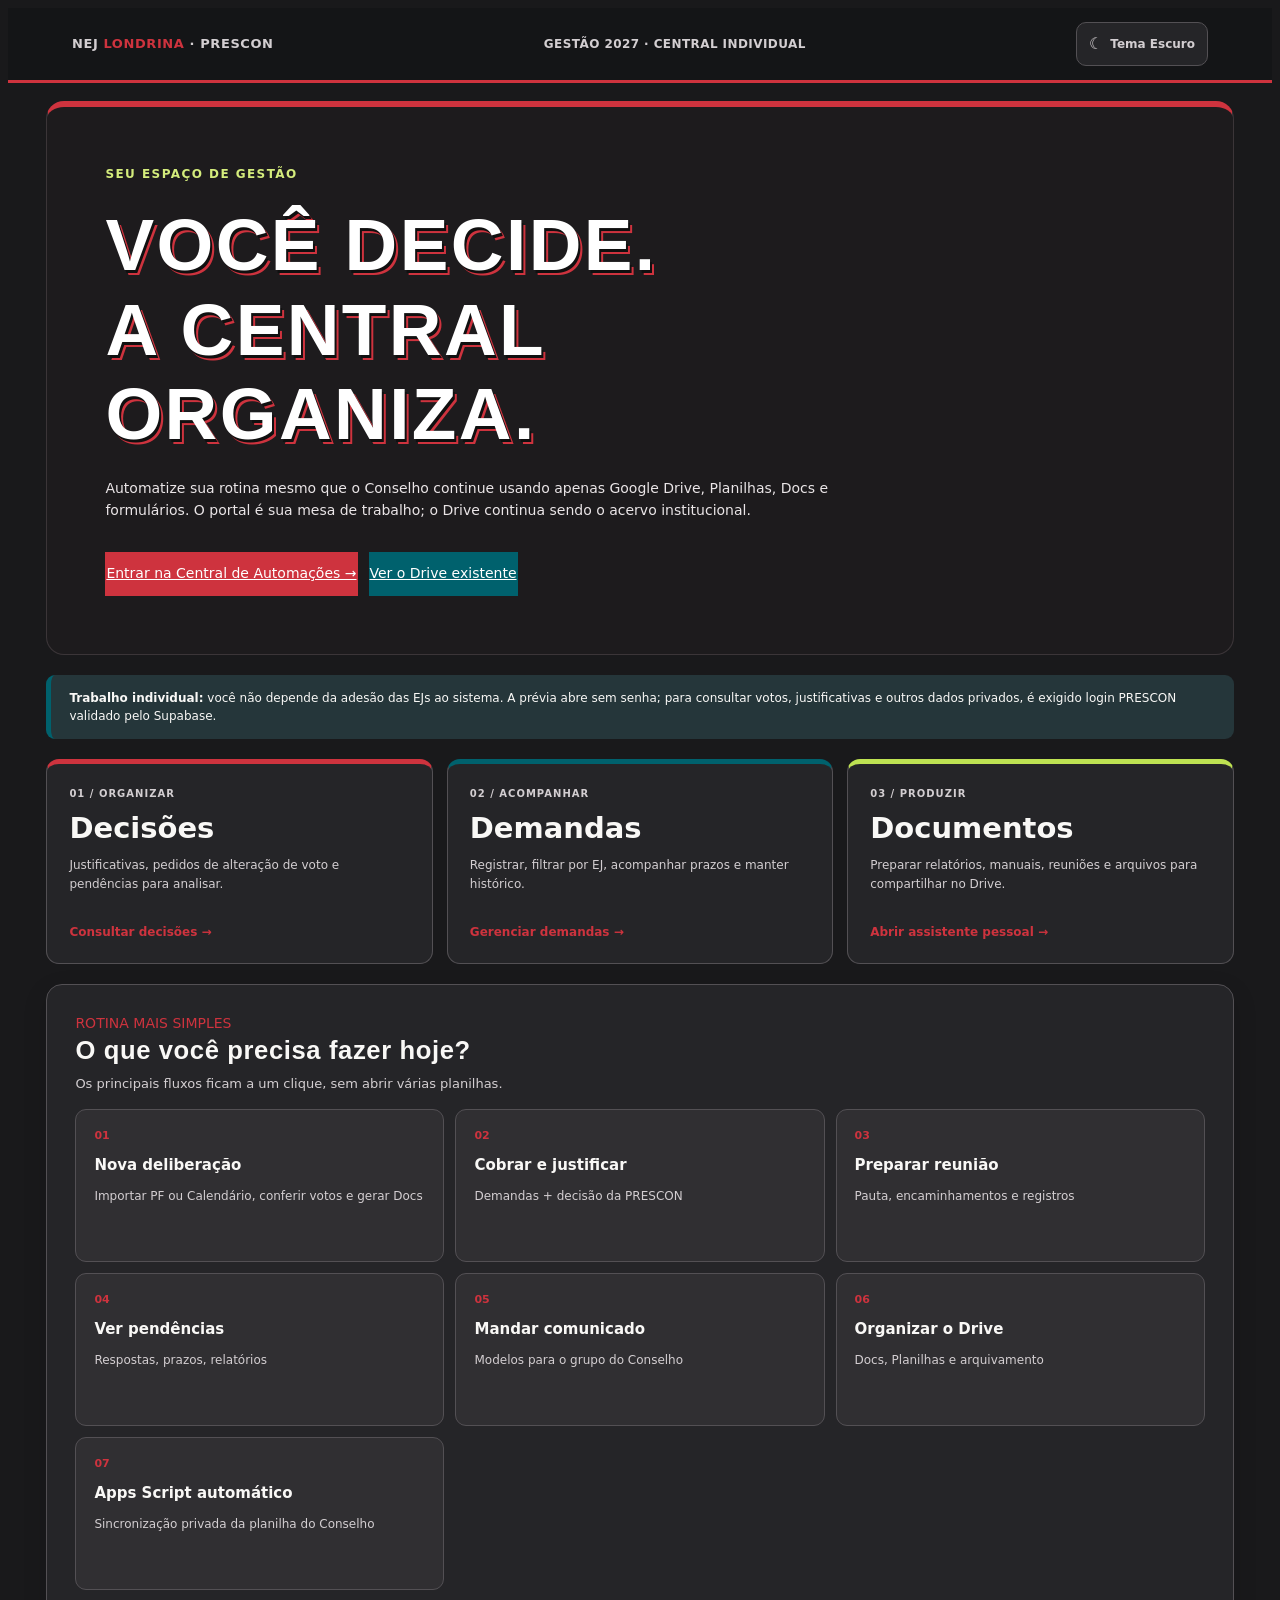
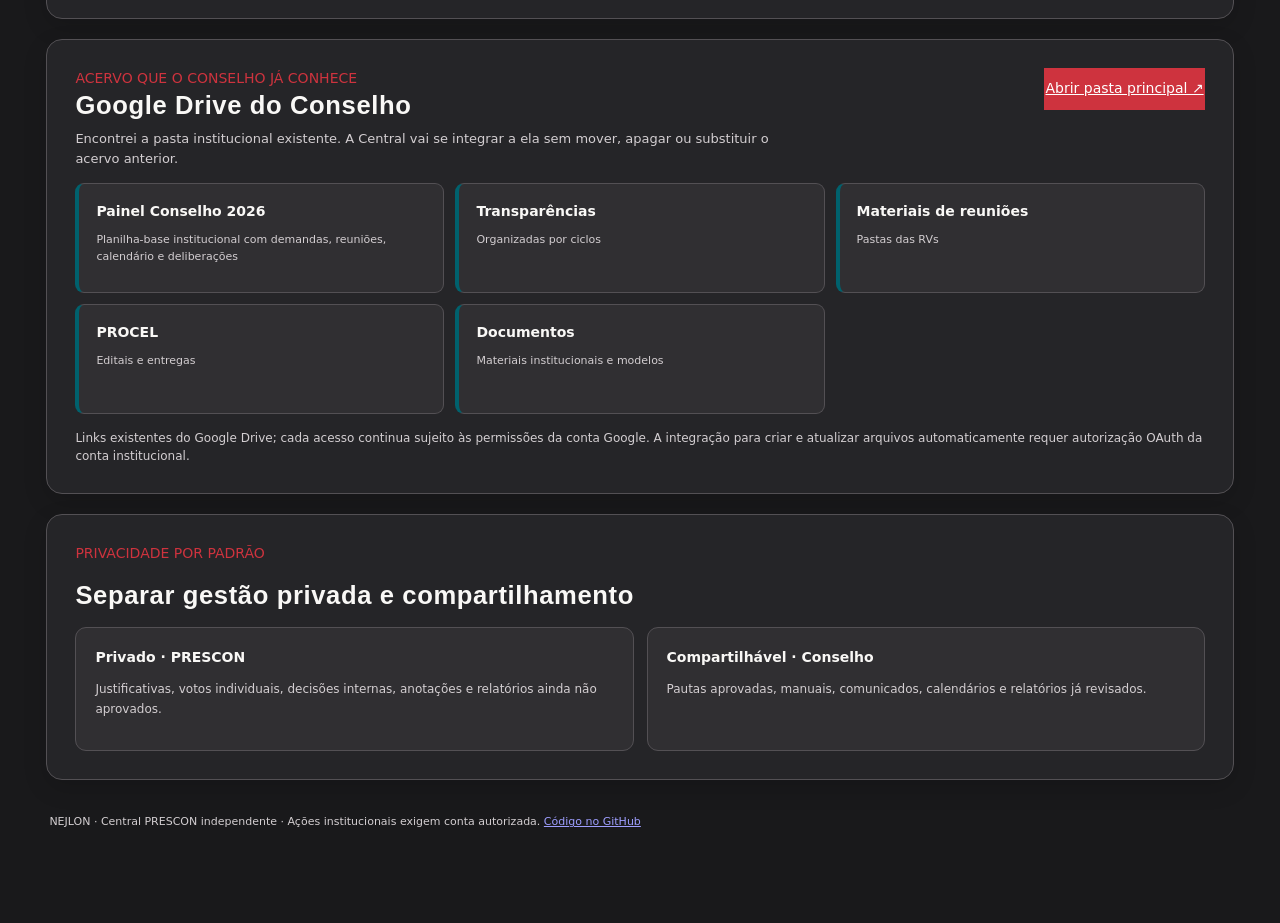
<file: index.html>
<!doctype html>
<html lang="pt-BR"><head>
<meta charset="utf-8"><meta name="viewport" content="width=device-width, initial-scale=1">
<meta name="theme-color" content="#1e1c1d">
<meta name="description" content="Central individual de automações da PRESCON do NEJ Londrina.">
<title>Minha Mesa · Central PRESCON NEJLON</title>
<link rel="stylesheet" href="pages/automation.css"><link rel="stylesheet" href="pages/ux-system.css"><link rel="stylesheet" href="pages/solo.css">
<script defer src="pages/ux-theme.js"></script>
</head><body class="automation-page solo-landing">
<a class="ux-skip" href="#principal">Pular para conteúdo</a>
<header class="automation-top"><span class="solo-mark">NEJ <b>LONDRINA</b> · PRESCON</span><span>GESTÃO 2027 · CENTRAL INDIVIDUAL</span></header>
<main id="principal" class="automation-shell">
<section class="automation-hero solo-hero"><span class="eyebrow">SEU ESPAÇO DE GESTÃO</span><h1>VOCÊ DECIDE.<br><em>A CENTRAL ORGANIZA.</em></h1>
<p>Automatize sua rotina mesmo que o Conselho continue usando apenas Google Drive, Planilhas, Docs e formulários. O portal é sua mesa de trabalho; o Drive continua sendo o acervo institucional.</p>
<div class="solo-hero-actions"><a href="pages/central-automacoes.html" class="btn red">Entrar na Central de Automações →</a><a href="#drive" class="btn">Ver o Drive existente</a></div>
</section>
<div class="automation-note"><strong>Trabalho individual:</strong> você não depende da adesão das EJs ao sistema. A prévia abre sem senha; para consultar votos, justificativas e outros dados privados, é exigido login PRESCON validado pelo Supabase.</div>
<section class="solo-stat">
<article><span>01 / ORGANIZAR</span><strong>Decisões</strong><p>Justificativas, pedidos de alteração de voto e pendências para analisar.</p><a href="pages/central-automacoes.html?area=relatorios">Consultar decisões →</a></article>
<article><span>02 / ACOMPANHAR</span><strong>Demandas</strong><p>Registrar, filtrar por EJ, acompanhar prazos e manter histórico.</p><a href="pages/central-automacoes.html?area=demandas">Gerenciar demandas →</a></article>
<article><span>03 / PRODUZIR</span><strong>Documentos</strong><p>Preparar relatórios, manuais, reuniões e arquivos para compartilhar no Drive.</p><a href="pages/operacao.html">Abrir assistente pessoal →</a></article>
</section>
<section class="automation-panel"><div class="solo-section-heading"><div><span class="eyebrow">ROTINA MAIS SIMPLES</span><h2>O que você precisa fazer hoje?</h2><p>Os principais fluxos ficam a um clique, sem abrir várias planilhas.</p></div></div>
<div class="solo-tool-grid">
<a href="pages/deliberacoes.html"><span>01</span><strong>Nova deliberação</strong><small>Importar PF ou Calendário, conferir votos e gerar Docs</small></a>
<a href="pages/central-automacoes.html?area=demandas"><span>02</span><strong>Cobrar e justificar</strong><small>Demandas + decisão da PRESCON</small></a>
<a href="pages/operacao.html#reunioes"><span>03</span><strong>Preparar reunião</strong><small>Pauta, encaminhamentos e registros</small></a>
<a href="pages/central-automacoes.html?area=relatorios"><span>04</span><strong>Ver pendências</strong><small>Respostas, prazos, relatórios</small></a>
<a href="pages/whatsapp.html#biblioteca"><span>05</span><strong>Mandar comunicado</strong><small>Modelos para o grupo do Conselho</small></a>
<a href="pages/operacao.html#workspace"><span>06</span><strong>Organizar o Drive</strong><small>Docs, Planilhas e arquivamento</small></a>
<a href="pages/apps-script.html"><span>07</span><strong>Apps Script automático</strong><small>Sincronização privada da planilha do Conselho</small></a>
</div></section>
<section class="automation-panel" id="drive"><div class="solo-section-heading"><div><span class="eyebrow">ACERVO QUE O CONSELHO JÁ CONHECE</span><h2>Google Drive do Conselho</h2><p>Encontrei a pasta institucional existente. A Central vai se integrar a ela sem mover, apagar ou substituir o acervo anterior.</p></div><a class="btn red" href="https://drive.google.com/drive/folders/1lMt1bSog2AiDGEiYPf9uO2gQaXEOuNeg" target="_blank" rel="noopener noreferrer">Abrir pasta principal ↗</a></div>
<div class="solo-drive-grid">
<a href="https://docs.google.com/spreadsheets/d/1DdwqLHLDsHzD5dF344gKRtQSQMbhN-DplkqMc7z9sdI/edit" target="_blank" rel="noopener noreferrer"><strong>Painel Conselho 2026</strong><small>Planilha-base institucional com demandas, reuniões, calendário e deliberações</small></a>
<a href="https://drive.google.com/drive/folders/1bqsiGhaldRONN4F4BSlZHVwwTOIVMwd3" target="_blank" rel="noopener noreferrer"><strong>Transparências</strong><small>Organizadas por ciclos</small></a>
<a href="https://drive.google.com/drive/folders/1koFTcr5cByiD7y8wEt5z1tgL3Zkwrhm6" target="_blank" rel="noopener noreferrer"><strong>Materiais de reuniões</strong><small>Pastas das RVs</small></a>
<a href="https://drive.google.com/drive/folders/1WK2qMkGazt2FcR_uBR-2NqHDXZGBnHjx" target="_blank" rel="noopener noreferrer"><strong>PROCEL</strong><small>Editais e entregas</small></a>
<a href="https://drive.google.com/drive/folders/1uv3JQqz0q_ua_squssaQiazkvo1ACjW2" target="_blank" rel="noopener noreferrer"><strong>Documentos</strong><small>Materiais institucionais e modelos</small></a>
</div>
<p class="automation-muted">Links existentes do Google Drive; cada acesso continua sujeito às permissões da conta Google. A integração para criar e atualizar arquivos automaticamente requer autorização OAuth da conta institucional.</p></section>
<section class="automation-panel"><span class="eyebrow">PRIVACIDADE POR PADRÃO</span><h2>Separar gestão privada e compartilhamento</h2><div class="automation-grid">
<div class="solo-audience"><strong>Privado · PRESCON</strong><p>Justificativas, votos individuais, decisões internas, anotações e relatórios ainda não aprovados.</p></div>
<div class="solo-audience"><strong>Compartilhável · Conselho</strong><p>Pautas aprovadas, manuais, comunicados, calendários e relatórios já revisados.</p></div>
</div></section>
<footer class="automation-footer">NEJLON · Central PRESCON independente · Ações institucionais exigem conta autorizada. <a href="https://github.com/geisilyvargas-unect/central-prescon-nejlon">Código no GitHub</a></footer>
</main></body></html>
</file>
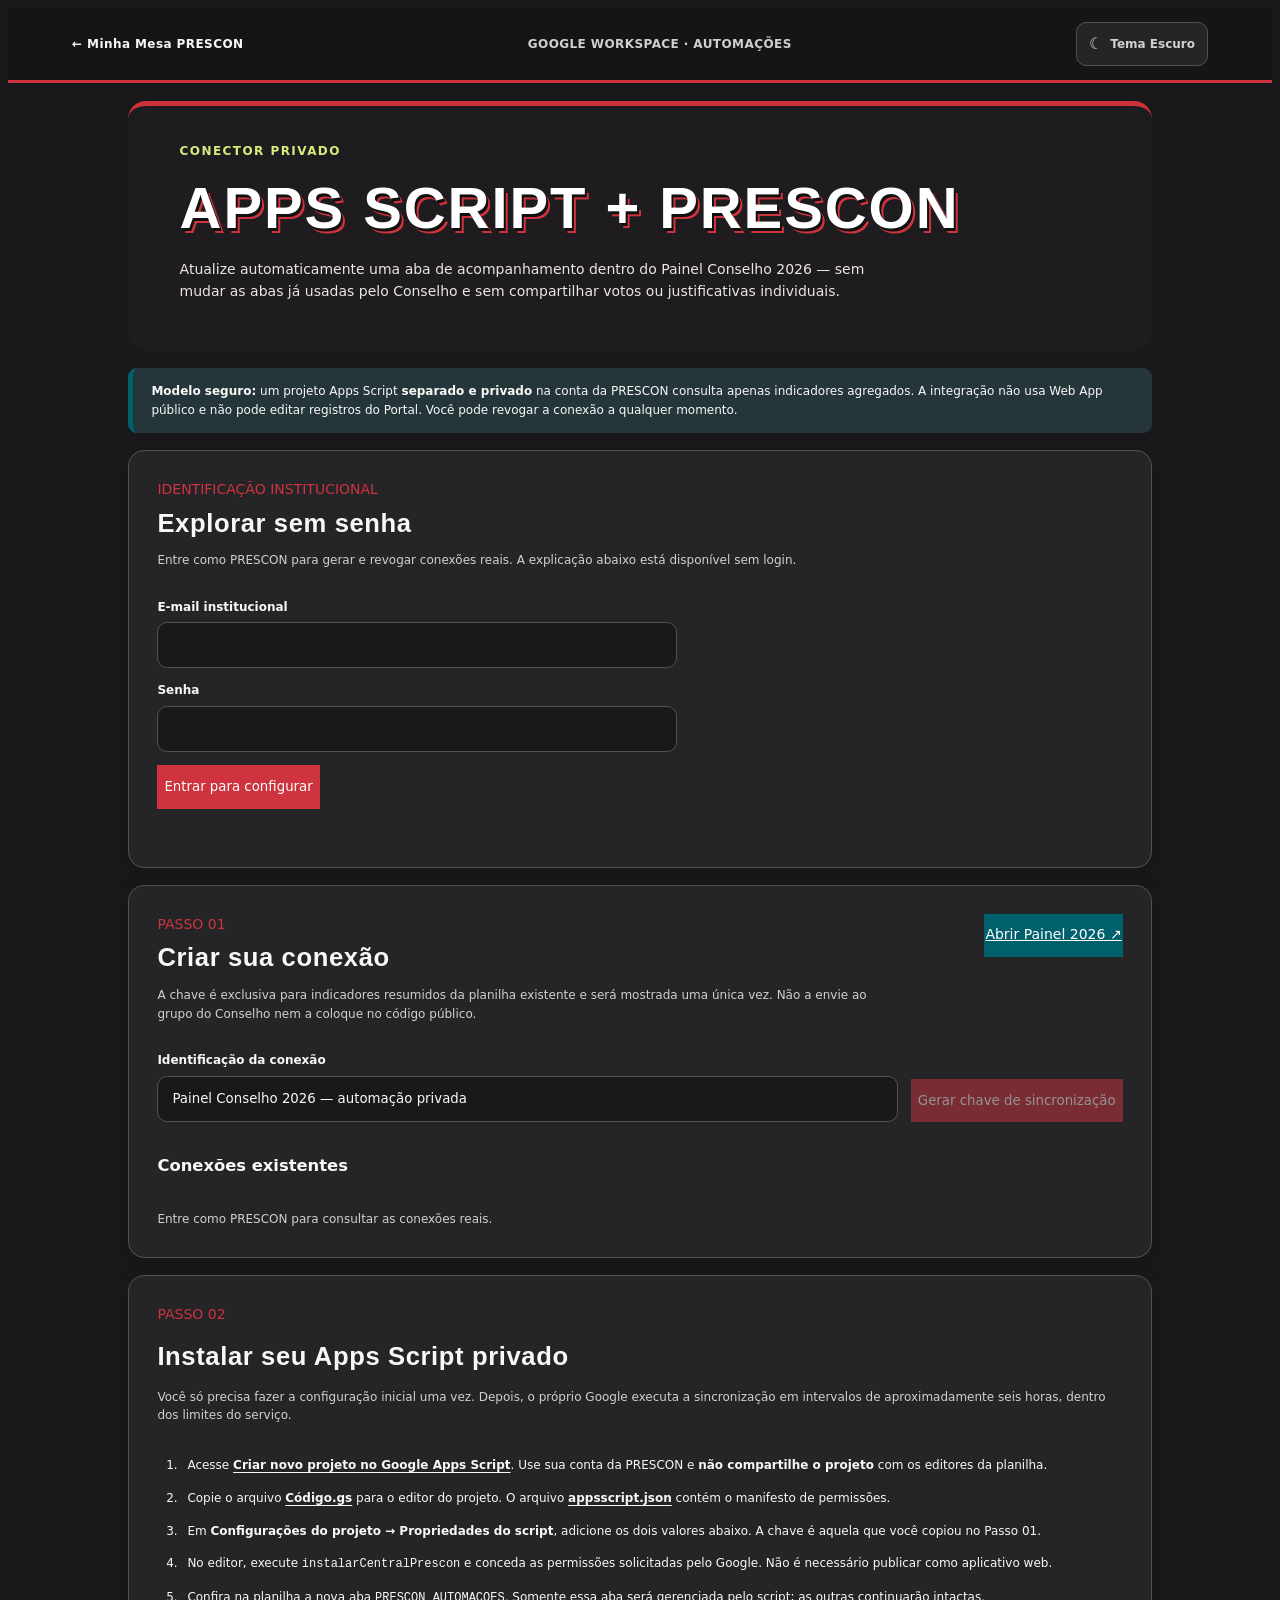
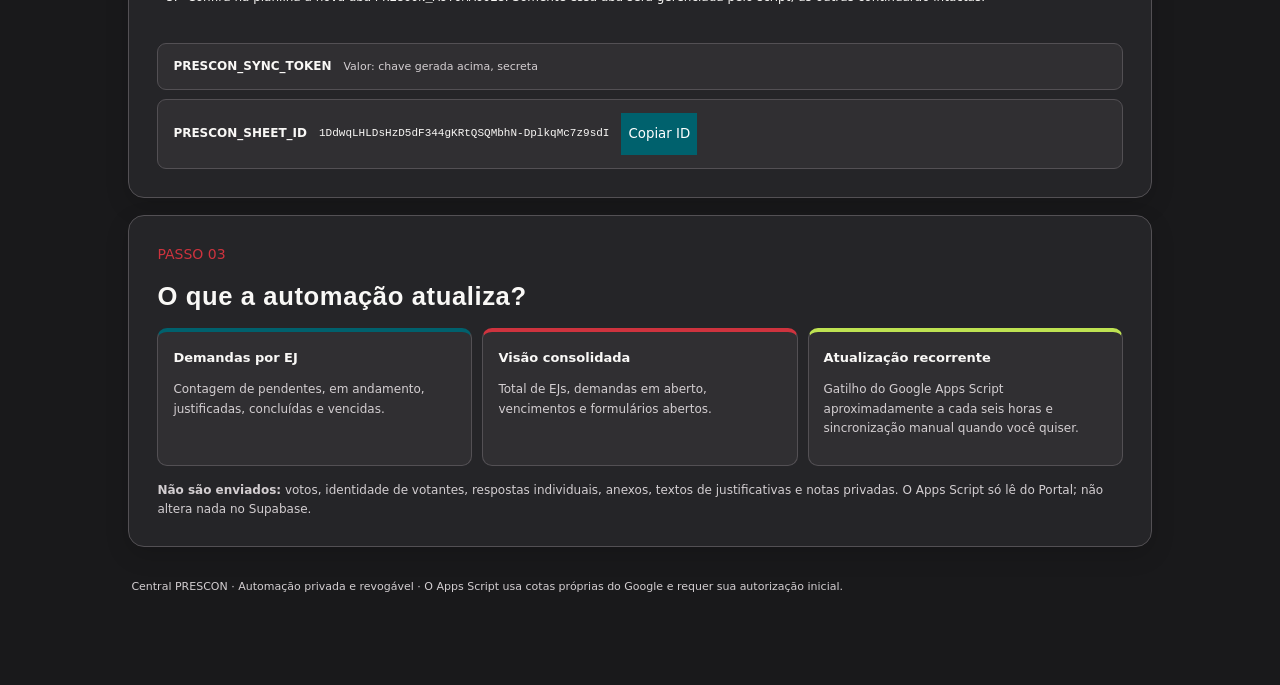
<file: pages/apps-script.html>
<!doctype html><html lang="pt-BR">
<head><meta charset="utf-8"><meta name="viewport" content="width=device-width,initial-scale=1">
<meta name="theme-color" content="#1b191b">
<meta name="description" content="Conecte o Google Apps Script à Central PRESCON de maneira privada, com indicadores resumidos e atualização agendada de planilhas.">
<title>Apps Script · Central PRESCON NEJLON</title>
<link rel="stylesheet" href="./automation.css"><link rel="stylesheet" href="./ux-system.css"><link rel="stylesheet" href="./apps-script.css">
<script defer src="./ux-theme.js"></script><script defer src="./apps-script.js"></script>
</head>
<body class="automation-page apps-script-page">
<a class="ux-skip" href="#apps-main">Pular ao conteúdo</a>
<header class="automation-top"><a href="../index.html">← Minha Mesa PRESCON</a><span>GOOGLE WORKSPACE · AUTOMAÇÕES</span></header>
<main id="apps-main" class="automation-shell">
<header class="automation-hero apps-hero"><span class="eyebrow">CONECTOR PRIVADO</span><h1>APPS SCRIPT <em>+ PRESCON</em></h1>
<p>Atualize automaticamente uma aba de acompanhamento dentro do Painel Conselho 2026 — sem mudar as abas já usadas pelo Conselho e sem compartilhar votos ou justificativas individuais.</p></header>
<div class="automation-note"><strong>Modelo seguro:</strong> um projeto Apps Script <b>separado e privado</b> na conta da PRESCON consulta apenas indicadores agregados. A integração não usa Web App público e não pode editar registros do Portal. Você pode revogar a conexão a qualquer momento.</div>

<section class="automation-panel">
<div class="apps-flex"><div><span class="eyebrow">IDENTIFICAÇÃO INSTITUCIONAL</span><h2 id="apps-session-label">Explorar sem senha</h2>
<p id="apps-session-status">Entre como PRESCON para gerar ou revogar a chave de integração. Não há exigência de troca de senha.</p></div>
<button type="button" class="btn" id="apps-logout" hidden>Sair</button></div>
<form class="automation-form apps-login" id="apps-login-form">
<label>E-mail institucional<input name="email" type="email" autocomplete="username" required></label>
<label>Senha<input name="password" type="password" autocomplete="current-password" required></label>
<button type="submit" class="btn red">Entrar para configurar</button></form>
<p role="status" id="apps-login-error" class="automation-message"></p>
</section>

<section class="automation-panel">
<div class="apps-flex"><div><span class="eyebrow">PASSO 01</span><h2>Criar sua conexão</h2>
<p>A chave é exclusiva para indicadores resumidos da planilha existente e será mostrada uma única vez. Não a envie ao grupo do Conselho nem a coloque no código público.</p></div><a href="https://docs.google.com/spreadsheets/d/1DdwqLHLDsHzD5dF344gKRtQSQMbhN-DplkqMc7z9sdI/edit" target="_blank" rel="noopener noreferrer" class="btn">Abrir Painel 2026 ↗</a></div>
<form class="automation-form apps-connect-form" id="apps-issue-form"><label>Identificação da conexão<input name="label" maxlength="100" minlength="2" value="Painel Conselho 2026 — automação privada" required></label><button type="submit" class="btn red">Gerar chave de sincronização</button></form>
<div class="apps-secret" id="apps-secret-panel" hidden>
<p><strong>Copie agora:</strong> a chave não poderá ser recuperada depois desta tela.</p>
<div class="apps-secret-row"><code id="apps-token-value"></code><button type="button" class="btn red" id="apps-copy-token">Copiar chave</button></div>
<p class="automation-muted">Coloque a chave somente nas <strong>Propriedades do script</strong> do seu projeto privado.</p></div>
<h3>Conexões existentes</h3><div id="apps-connections" class="apps-connections"><p class="automation-muted">Entre como PRESCON para consultar as conexões reais.</p></div>
</section>

<section class="automation-panel">
<span class="eyebrow">PASSO 02</span><h2>Instalar seu Apps Script privado</h2>
<p>Você só precisa fazer a configuração inicial uma vez. Depois, o próprio Google executa a sincronização em intervalos de aproximadamente seis horas, dentro dos limites do serviço.</p>

<ol class="apps-steps">
<li>Acesse <a href="https://script.google.com/home/projects/create" target="_blank" rel="noopener noreferrer">Criar novo projeto no Google Apps Script</a>. Use sua conta da PRESCON e <strong>não compartilhe o projeto</strong> com os editores da planilha.</li>
<li>Copie o arquivo <a href="https://github.com/geisilyvargas-unect/central-prescon-nejlon/blob/main/apps-script/Codigo.gs" target="_blank" rel="noopener noreferrer">Código.gs</a> para o editor do projeto. O arquivo <a href="https://github.com/geisilyvargas-unect/central-prescon-nejlon/blob/main/apps-script/appsscript.json" target="_blank" rel="noopener noreferrer">appsscript.json</a> contém o manifesto de permissões.</li>
<li>Em <strong>Configurações do projeto → Propriedades do script</strong>, adicione os dois valores abaixo. A chave é aquela que você copiou no Passo 01.</li>
<li>No editor, execute <code>instalarCentralPrescon</code> e conceda as permissões solicitadas pelo Google. Não é necessário publicar como aplicativo web.</li>
<li>Confira na planilha a nova aba <code>PRESCON_AUTOMACOES</code>. Somente essa aba será gerenciada pelo script; as outras continuarão intactas.</li>
</ol>
<div class="apps-properties"><div><strong>PRESCON_SYNC_TOKEN</strong><small>Valor: chave gerada acima, secreta</small></div><div><strong>PRESCON_SHEET_ID</strong><code>1DdwqLHLDsHzD5dF344gKRtQSQMbhN-DplkqMc7z9sdI</code><button id="apps-copy-sheet" type="button" class="btn">Copiar ID</button></div></div>
</section>
<section class="automation-panel">
<span class="eyebrow">PASSO 03</span><h2>O que a automação atualiza?</h2>
<div class="apps-features">
<div><strong>Demandas por EJ</strong><p>Contagem de pendentes, em andamento, justificadas, concluídas e vencidas.</p></div>
<div><strong>Visão consolidada</strong><p>Total de EJs, demandas em aberto, vencimentos e formulários abertos.</p></div>
<div><strong>Atualização recorrente</strong><p>Gatilho do Google Apps Script aproximadamente a cada seis horas e sincronização manual quando você quiser.</p></div></div>
<p class="automation-muted"><strong>Não são enviados:</strong> votos, identidade de votantes, respostas individuais, anexos, textos de justificativas e notas privadas. O Apps Script só lê do Portal; não altera nada no Supabase.</p>
</section>
<footer class="automation-footer">Central PRESCON · Automação privada e revogável · O Apps Script usa cotas próprias do Google e requer sua autorização inicial.</footer>
</main></body></html>
</file>
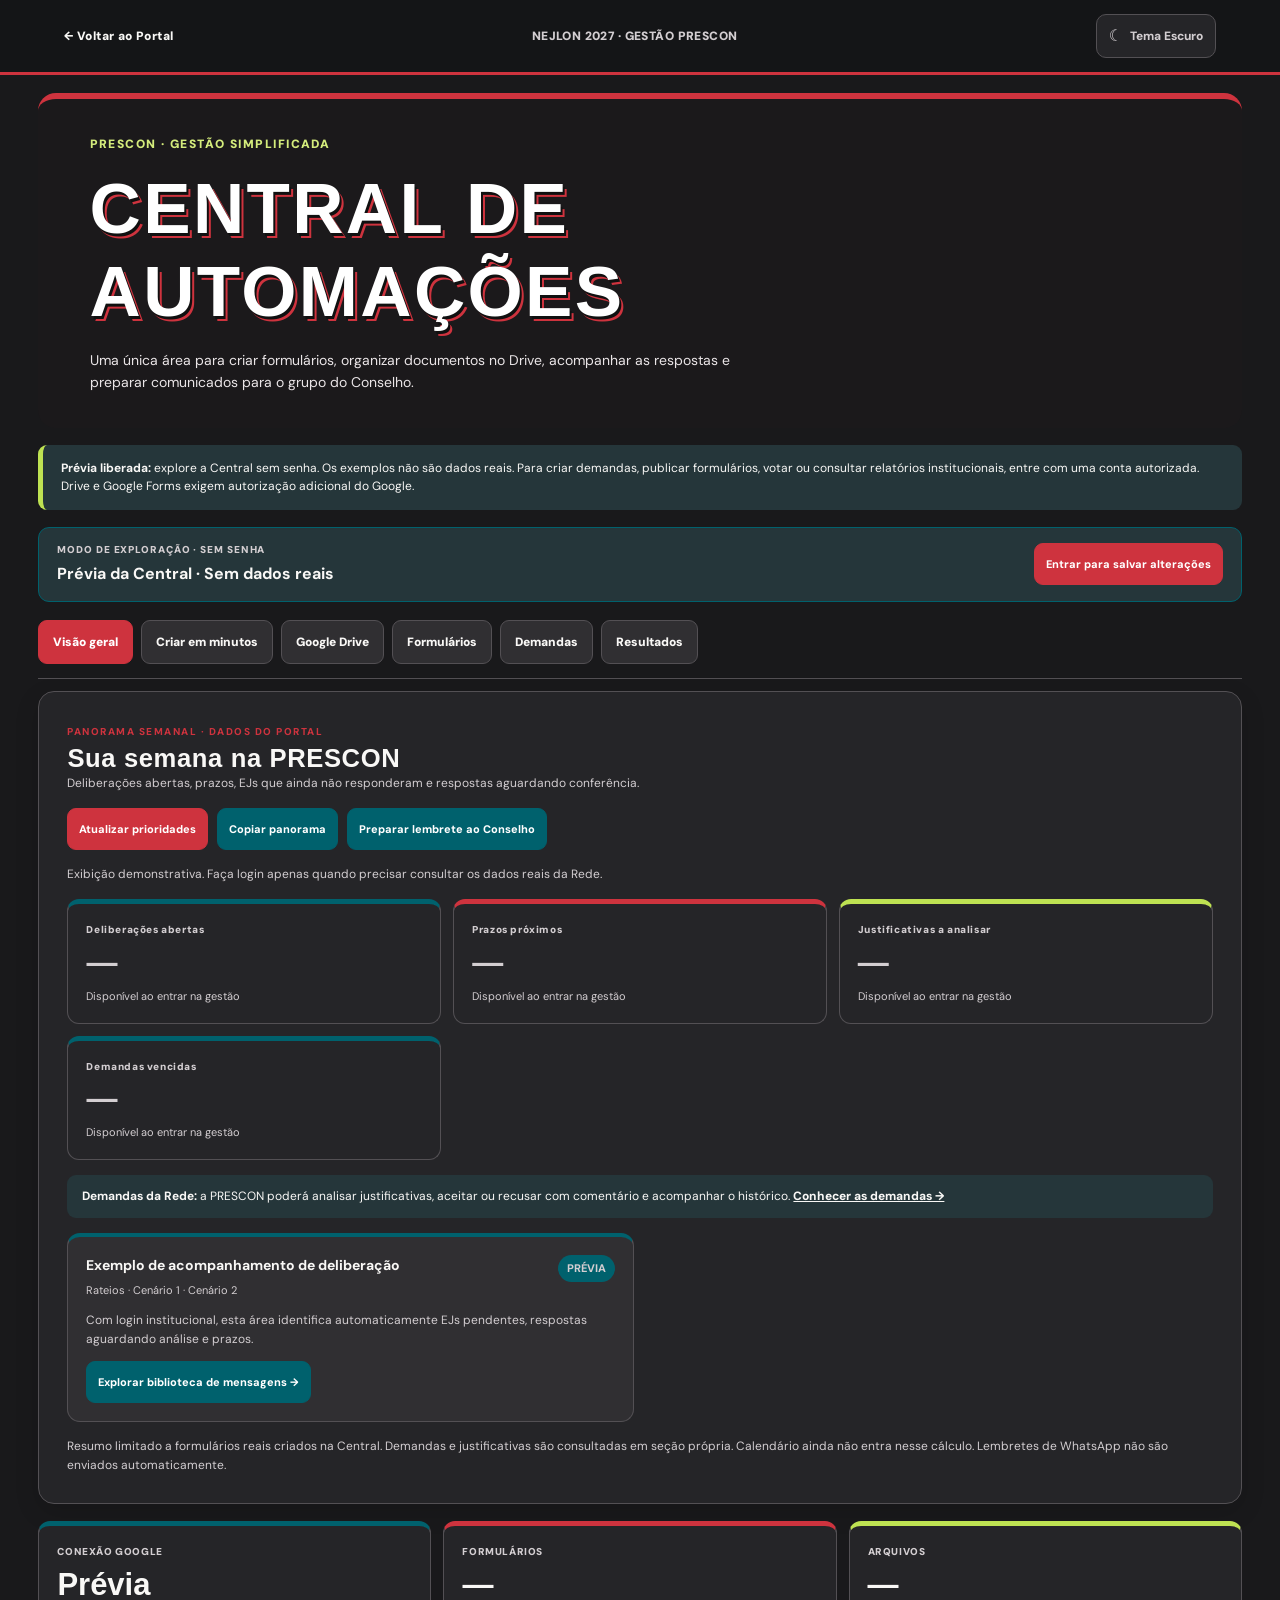
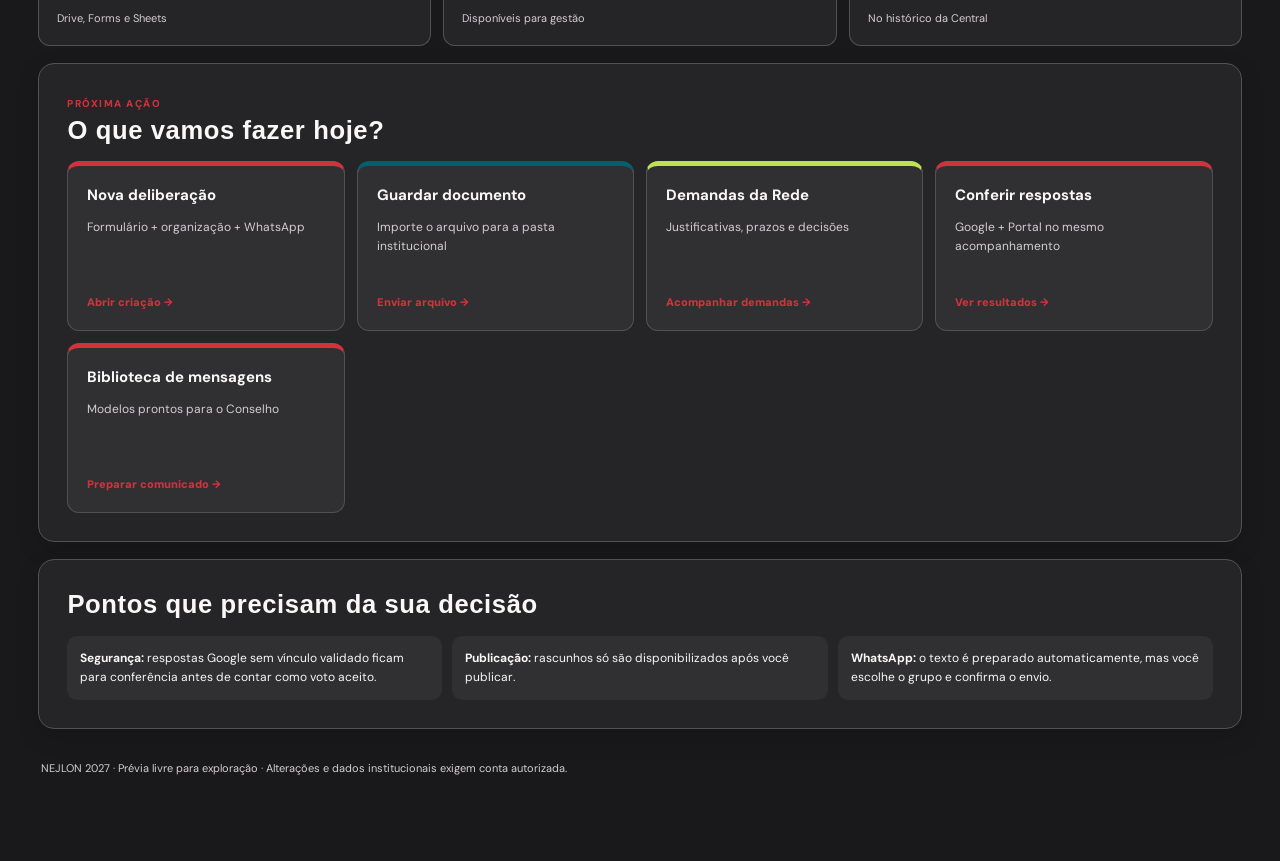
<file: pages/central-automacoes.html>
<!doctype html><html lang="pt-BR"><head>
<meta charset="utf-8"><meta name="viewport" content="width=device-width,initial-scale=1"><meta name="theme-color" content="#19191b">
<title>Central de Automações · PRESCON NEJLON</title>
<meta name="description" content="Crie deliberações, integre Google Drive e Forms, acompanhe respostas e prepare comunicados em um único lugar.">
<link rel="stylesheet" href="./site.css"><link rel="stylesheet" href="./visual-identity.css"><link rel="stylesheet" href="./automation.css"><link rel="stylesheet" href="./demandas.css"><link rel="stylesheet" href="./ux-system.css">
<script defer src="./ux-theme.js"></script><script defer src="./demandas-ui.js"></script><script defer src="./automation.js"></script></head>
<body class="automation-page">
<a class="ux-skip" href="#conteudo">Pular para o conteúdo</a>
<nav class="automation-top"><a href="../index.html">← Voltar ao Portal</a><span>NEJLON 2027 · GESTÃO PRESCON</span></nav>
<main class="automation-shell" id="conteudo">
<header class="automation-hero"><span class="eyebrow">PRESCON · GESTÃO SIMPLIFICADA</span><h1>CENTRAL DE <em>AUTOMAÇÕES</em></h1><p>Uma única área para criar formulários, organizar documentos no Drive, acompanhar as respostas e preparar comunicados para o grupo do Conselho.</p></header>
<div class="automation-note"><strong>Prévia liberada:</strong> explore a Central sem senha. Os exemplos não são dados reais. Para criar demandas, publicar formulários, votar ou consultar relatórios institucionais, entre com uma conta autorizada. Drive e Google Forms exigem autorização adicional do Google.</div>
<section class="automation-panel" id="auto-login" hidden>
<div class="automation-login-top"><p><strong>Acesso à gestão real</strong> — opcional durante a prévia. Você pode explorar todas as áreas sem informar senha.</p><button type="button" class="btn" id="auto-close-login">Fechar</button></div>
<h2>Entrar para administrar os dados reais</h2>
<p>Use sua conta institucional cadastrada no sistema. O acesso é verificado no banco, não pelo seletor de perfis da demonstração.</p>
<form id="auto-login-form" class="automation-form">
<label>E-mail institucional<input id="auto-email" type="email" autocomplete="username" required placeholder="seuemail@nejlondrina.com"></label>
<label>Senha<input id="auto-password" type="password" autocomplete="current-password" required minlength="4"></label>
<button class="btn red" type="submit">Entrar na Central</button>
</form><p id="auto-login-message" class="automation-message" role="status"></p><p id="auto-setup-status" class="automation-message" role="status"></p>
</section>
<section id="auto-app">
<div class="automation-user-bar"><div><span id="auto-access-label">MODO DE EXPLORAÇÃO</span><strong id="auto-user">Prévia da Central · Sem senha</strong></div><div class="automation-actions"><button type="button" class="btn red" id="auto-open-login">Entrar para salvar alterações</button><button type="button" class="btn" id="auto-logout" hidden>Sair</button></div></div>
<nav class="automation-tabs" aria-label="Áreas da central">
<button type="button" class="active" data-tab="inicio" aria-current="page">Visão geral</button>
<button type="button" data-tab="criacao">Criar em minutos</button>
<button type="button" data-tab="drive">Google Drive</button>
<button type="button" data-tab="formularios">Formulários</button>
<button type="button" data-tab="demandas">Demandas</button>
<button type="button" data-tab="relatorios">Resultados</button>
</nav>
<section class="auto-tab" data-panel="inicio">
<section class="automation-panel" id="auto-weekly-panel">
<div class="automation-panel-title"><div><span class="eyebrow">PANORAMA SEMANAL · DADOS DO PORTAL</span><h2>Sua semana na PRESCON</h2><p class="automation-muted">Deliberações abertas, prazos, EJs que ainda não responderam e respostas aguardando conferência.</p></div></div>
<div class="automation-actions"><button type="button" class="btn red" id="auto-weekly-refresh">Atualizar prioridades</button><button type="button" class="btn" id="auto-weekly-copy">Copiar panorama</button><button type="button" class="btn" id="auto-weekly-whatsapp">Preparar lembrete ao Conselho</button></div>
<div id="auto-weekly-status" class="automation-muted" role="status" aria-live="polite">Carregando prioridades…</div>
<div class="automation-stat-grid" id="auto-weekly-stats"></div>
<div id="auto-weekly-demand" class="automation-result" role="status">Demandas e justificativas serão consultadas separadamente.</div>
<div id="auto-weekly-items" class="automation-week-list"></div>
<p class="automation-muted">Resumo limitado a formulários reais criados na Central. Demandas e justificativas são consultadas em seção própria. Calendário ainda não entra nesse cálculo. Lembretes de WhatsApp não são enviados automaticamente.</p>
</section>
<div class="automation-stat-grid">
<article><span>CONEXÃO GOOGLE</span><strong id="auto-google-state">Verificando</strong><small>Drive, Forms e Sheets</small></article>
<article><span>FORMULÁRIOS</span><strong id="auto-form-total">—</strong><small>Disponíveis para gestão</small></article>
<article><span>ARQUIVOS</span><strong id="auto-file-total">—</strong><small>No histórico da Central</small></article>
</div>
<div class="automation-panel"><div class="automation-panel-title"><div><span class="eyebrow">PRÓXIMA AÇÃO</span><h2>O que vamos fazer hoje?</h2></div></div>
<div class="automation-shortcuts"><button type="button" data-go="criacao"><b>Nova deliberação</b><small>Formulário + organização + WhatsApp</small><span>Abrir criação →</span></button><button type="button" data-go="drive"><b>Guardar documento</b><small>Importe o arquivo para a pasta institucional</small><span>Enviar arquivo →</span></button><button type="button" data-go="demandas"><b>Demandas da Rede</b><small>Justificativas, prazos e decisões</small><span>Acompanhar demandas →</span></button><button type="button" data-go="relatorios"><b>Conferir respostas</b><small>Google + Portal no mesmo acompanhamento</small><span>Ver resultados →</span></button><a href="./whatsapp.html#biblioteca"><b>Biblioteca de mensagens</b><small>Modelos prontos para o Conselho</small><span>Preparar comunicado →</span></a></div>
</div>
<div class="automation-panel"><h2>Pontos que precisam da sua decisão</h2><div class="automation-checks"><p><strong>Segurança:</strong> respostas Google sem vínculo validado ficam para conferência antes de contar como voto aceito.</p><p><strong>Publicação:</strong> rascunhos só são disponibilizados após você publicar.</p><p><strong>WhatsApp:</strong> o texto é preparado automaticamente, mas você escolhe o grupo e confirma o envio.</p></div></div>
</section>
<section class="auto-tab" data-panel="criacao" hidden>
<div class="automation-panel"><span class="eyebrow">ASSISTENTE DE CRIAÇÃO</span><h2>Nova deliberação ou formulário</h2>
<p>Preencha apenas os dados essenciais. Para planejamento financeiro, os blocos Sistema de Rateios, C1 e C2 são gerados automaticamente.</p>
<form id="auto-create-form" class="automation-form">
<label>Nome da deliberação / formulário<input name="title" required minlength="3" maxlength="180" placeholder="Ex.: Deliberação PF — Idealize 2027"></label>
<label>Tipo de formulário<select name="kind"><option value="pf">Planejamento financeiro (Rateios, C1, C2)</option><option value="generic">Formulário geral</option><option value="survey">Pesquisa de satisfação</option><option value="event">Inscrição / evento</option></select></label>
<label>Descrição ou instruções<textarea name="description" rows="3" placeholder="Resumo que os conselheiros precisam conhecer"></textarea></label>
<label>Data e hora final (para o comunicado)<input name="due" type="datetime-local"></label>
<div class="automation-switches"><label><input type="checkbox" name="google"> Criar também no Google Forms (requer ativar a integração Google; deixe desmarcado para criar agora)</label><label><input type="checkbox" name="folder"> Criar pasta no Google Drive (requer ativar a integração Google)</label></div>
<p>Quando escolher formulário geral, você poderá usar perguntas padrão de exemplo. Modelos avançados ficam para a evolução do construtor.</p>
<button type="submit" class="btn red">Criar rascunho e preparar recursos</button>
</form><div id="auto-create-result" class="automation-result" role="status"></div></div>
</section>
<section class="auto-tab" data-panel="drive" hidden>
<div class="automation-panel"><h2>Conta Google e pasta institucional</h2><p>Autorize sua conta Google para a Central criar e organizar arquivos em seu nome. Nenhuma senha do Google fica armazenada no portal.</p>
<div class="automation-actions"><button type="button" class="btn red" id="auto-connect-google">Conectar conta Google</button><button type="button" class="btn" id="auto-create-root">Criar / abrir pasta NEJLON</button></div><div id="auto-drive-result" class="automation-result" role="status"></div></div>
<div class="automation-grid">
<div class="automation-panel"><h2>Criar pasta de deliberação</h2><form id="auto-folder-form" class="automation-form"><label>Nome da pasta<input name="name" required minlength="3" placeholder="Ex.: Idealize 2027 — PF"></label><button class="btn" type="submit">Criar ou localizar pasta</button></form></div>
<div class="automation-panel"><h2>Guardar um documento</h2><form id="auto-upload-form" class="automation-form"><label>Arquivo de até 4 MB<input type="file" name="file" required></label><label>Pasta de destino<input name="folderName" placeholder="Ex.: Deliberações 2027" required></label><button class="btn" type="submit">Salvar cópia no Drive</button></form><p class="automation-muted">O arquivo original permanece com você; a Central salva uma cópia no Drive autorizado.</p></div>
</div>
<div class="automation-panel"><h2>Arquivos criados pela Central</h2><div id="auto-files" class="automation-files"><p>Nenhum documento registrado.</p></div></div>
</section>
<section class="auto-tab" data-panel="formularios" hidden>
<div class="automation-panel"><h2>Seus formulários</h2><p>Crie rascunhos, publique para os conselheiros, acompanhe o Google Forms e prepare os convites para o grupo.</p><div id="auto-forms" class="automation-forms"><p>Nenhum formulário encontrado.</p></div></div>
</section>
<section class="auto-tab" data-panel="demandas" hidden><div id="auto-demands-root"></div></section>
<section class="auto-tab" data-panel="relatorios" hidden>
<div class="automation-panel"><h2>Resultados e documentos</h2><div class="automation-form automation-inline"><label>Deliberação<select id="auto-report-form"></select></label><label>Exportar como<select id="auto-report-format"><option value="sheets">Google Sheets</option><option value="csv">CSV no Google Drive</option></select></label><button type="button" id="auto-report-export" class="btn red">Gerar e salvar relatório</button><button type="button" id="auto-report-refresh" class="btn">Atualizar respostas</button></div>
<div id="auto-report-overview" class="automation-stat-grid"></div>
<div id="auto-report-list" class="automation-results"></div></div>
<div class="automation-panel"><h2>Solicitações para alterar votos</h2><p>Somente a PRESCON pode autorizar a substituição de um voto. Toda aprovação ou recusa exige uma justificativa e fica registrada.</p><div id="auto-vote-changes" class="automation-results"><p class="automation-muted">Carregando solicitações…</p></div></div>
</section>
</section>
<footer class="automation-footer">NEJLON 2027 · Prévia livre para exploração · Alterações e dados institucionais exigem conta autorizada.</footer>
</main><div id="auto-toast" class="automation-toast" role="status" aria-live="polite"></div>
</body></html>
</file>
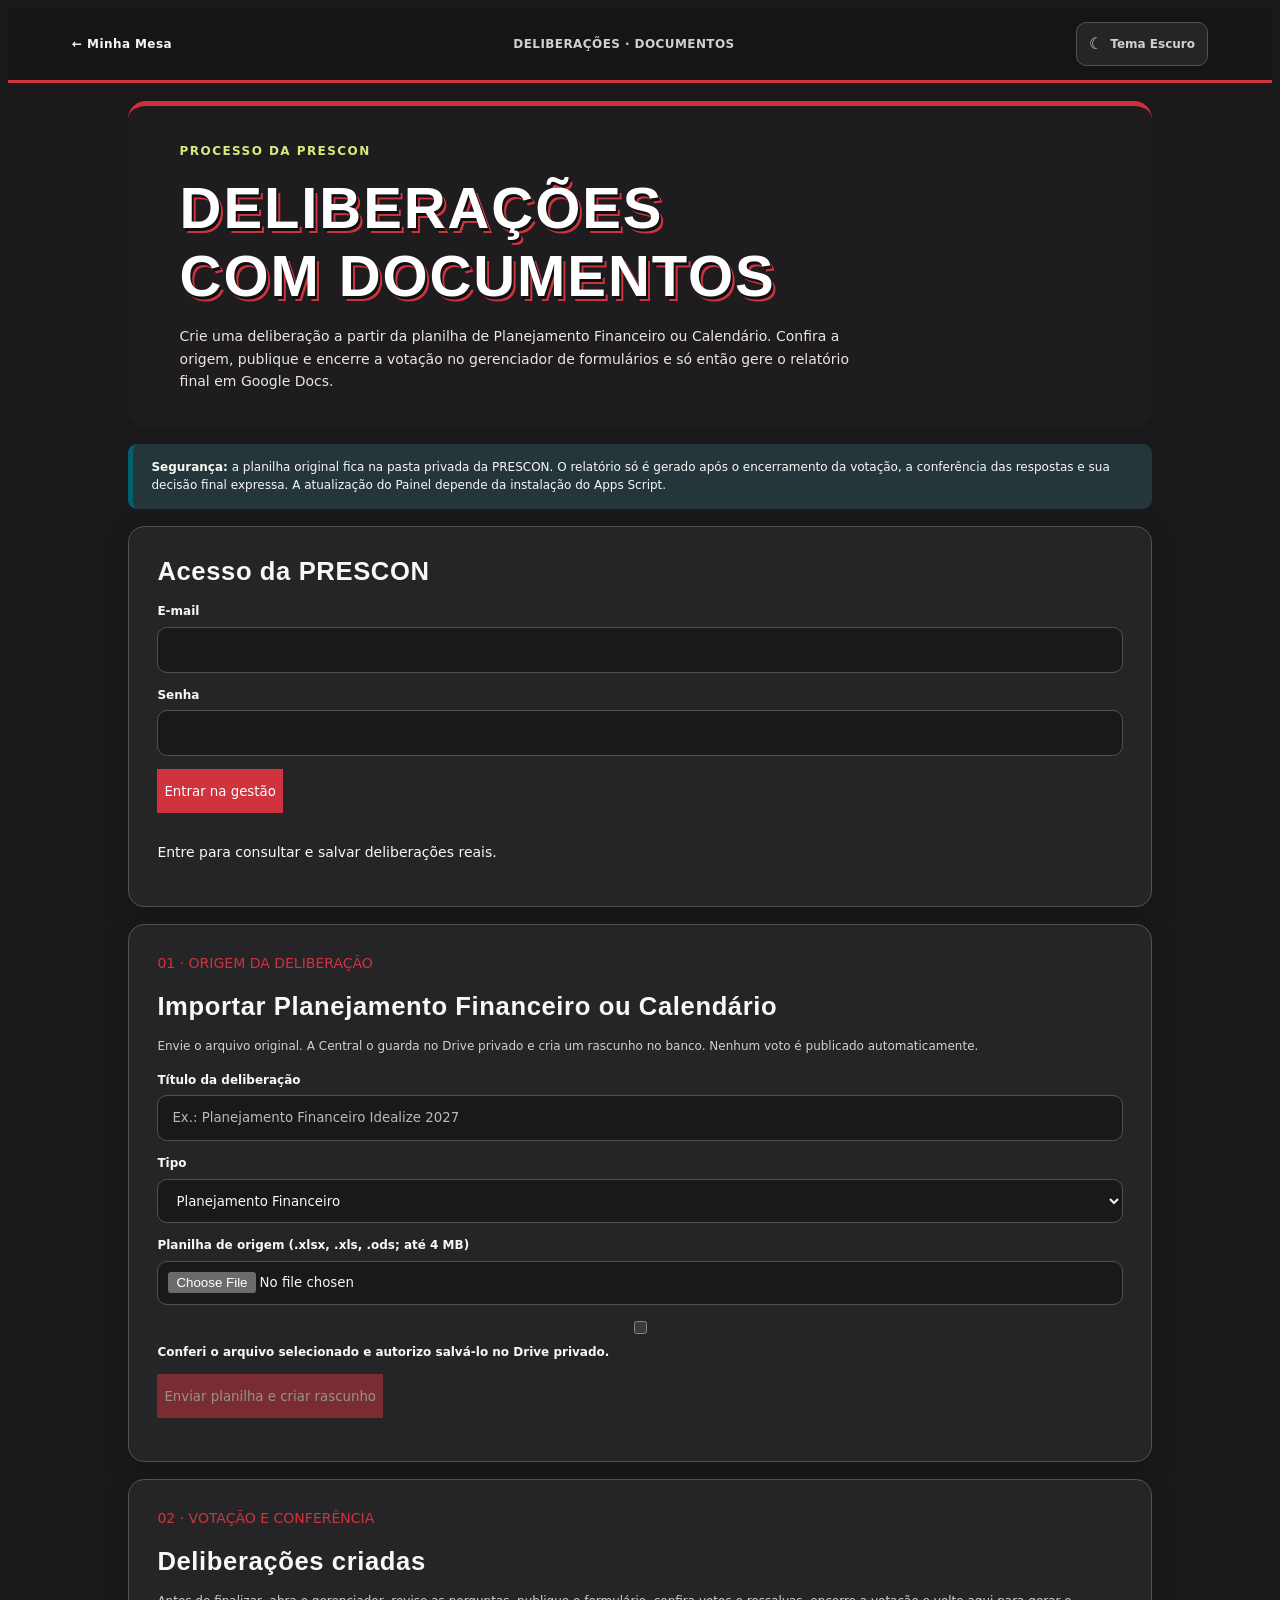
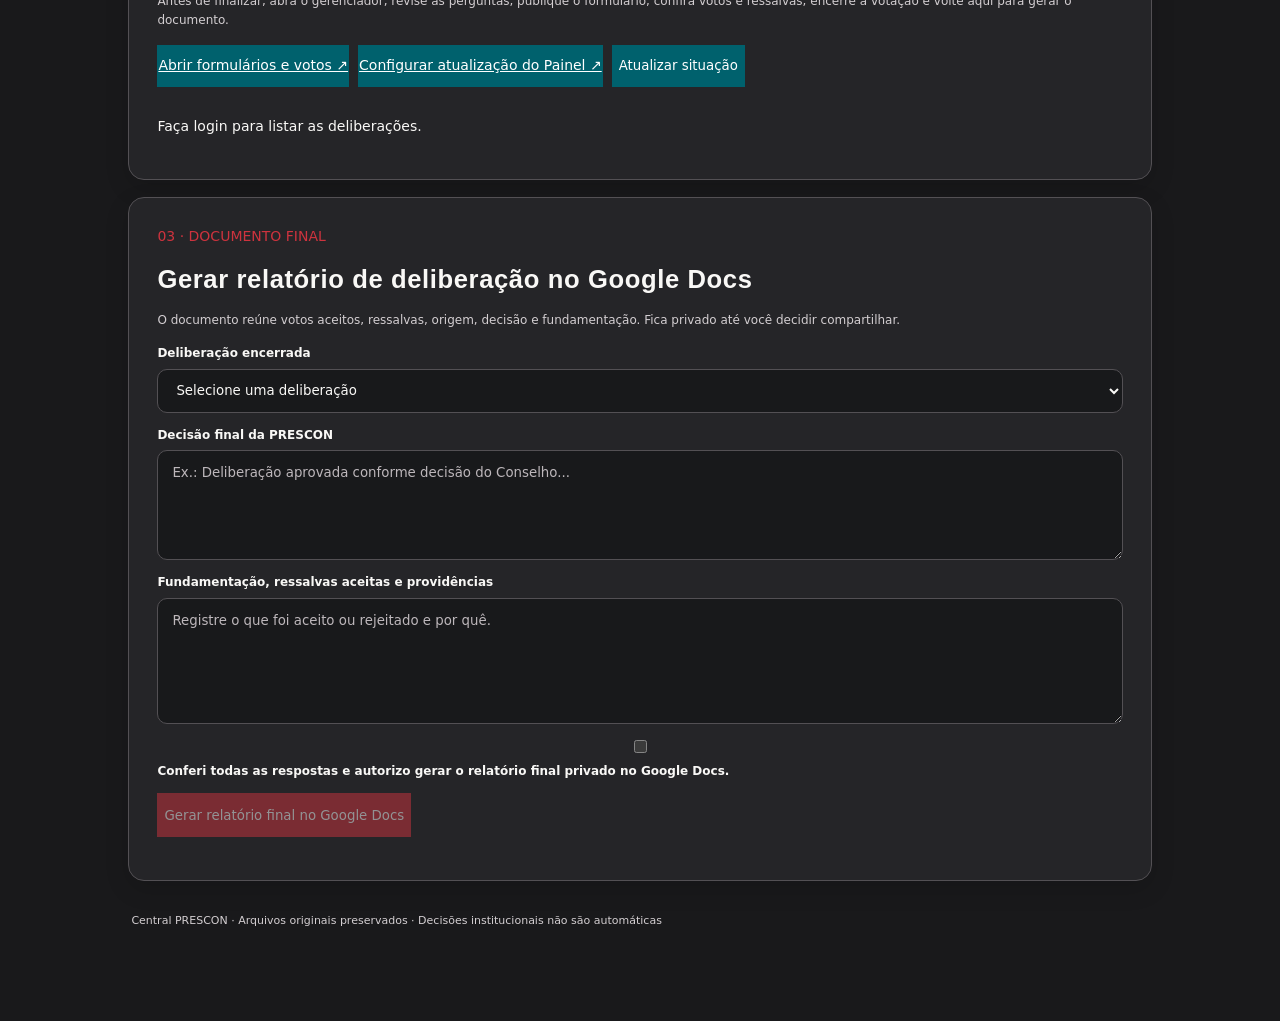
<file: pages/deliberacoes.html>
<!doctype html><html lang="pt-BR"><head><meta charset="utf-8"><meta name="viewport" content="width=device-width,initial-scale=1">
<title>Deliberações · Central PRESCON</title><link rel="stylesheet" href="./automation.css"><link rel="stylesheet" href="./ux-system.css"><link rel="stylesheet" href="./apps-script.css">
<script defer src="./ux-theme.js"></script><script defer src="./deliberacoes.js"></script></head>
<body class="automation-page apps-script-page"><a class="ux-skip" href="#conteudo">Pular ao conteúdo</a>
<header class="automation-top"><a href="../index.html">← Minha Mesa</a><span>DELIBERAÇÕES · DOCUMENTOS</span></header>
<main class="automation-shell" id="conteudo">
<header class="automation-hero apps-hero"><span class="eyebrow">PROCESSO DA PRESCON</span><h1>DELIBERAÇÕES <em>COM DOCUMENTOS</em></h1>
<p>Crie uma deliberação a partir da planilha de Planejamento Financeiro ou Calendário. Confira a origem, publique e encerre a votação no gerenciador de formulários e só então gere o relatório final em Google Docs.</p></header>
<div class="automation-note"><strong>Segurança:</strong> a planilha original fica na pasta privada da PRESCON. O relatório só é gerado após o encerramento da votação, a conferência das respostas e sua decisão final expressa. A atualização do Painel depende da instalação do Apps Script.</div>
<section class="automation-panel"><h2>Acesso da PRESCON</h2><form id="delib-login" class="automation-form">
<label>E-mail<input type="email" name="email" autocomplete="username" required></label><label>Senha<input type="password" name="password" autocomplete="current-password" required></label>
<button class="btn red" type="submit">Entrar na gestão</button></form>
<div class="automation-actions"><p id="delib-session">Entre para trabalhar com deliberações reais.</p><button id="delib-logout" type="button" class="btn" hidden>Sair</button></div></section>
<section class="automation-panel"><span class="eyebrow">01 · ORIGEM DA DELIBERAÇÃO</span><h2>Importar Planejamento Financeiro ou Calendário</h2>
<p>Envie o arquivo original. A Central o guarda no Drive privado e cria um rascunho no banco. Nenhum voto é publicado automaticamente.</p>
<form id="delib-create" class="automation-form">
<label>Título da deliberação<input name="title" required minlength="3" maxlength="180" placeholder="Ex.: Planejamento Financeiro Idealize 2027"></label>
<label>Tipo<select name="kind"><option value="pf">Planejamento Financeiro</option><option value="calendar">Calendário</option></select></label>
<label>Planilha de origem (.xlsx, .xls, .ods; até 4 MB)<input name="file" type="file" accept=".xlsx,.xls,.ods" required></label>
<label><input type="checkbox" name="confirmed" required> Conferi o arquivo selecionado e autorizo salvá-lo no Drive privado.</label>
<button type="submit" class="btn red">Enviar planilha e criar rascunho</button></form><p id="delib-create-status" role="status"></p></section>
<section class="automation-panel"><span class="eyebrow">02 · VOTAÇÃO E CONFERÊNCIA</span><h2>Deliberações criadas</h2>
<p>Antes de finalizar, abra o gerenciador, revise as perguntas, publique o formulário, confira votos e ressalvas, encerre a votação e volte aqui para gerar o documento.</p>
<div class="automation-actions"><a href="./central-automacoes.html?area=formularios" class="btn">Abrir formulários e votos ↗</a><a href="./apps-script.html" class="btn">Configurar atualização do Painel ↗</a><button class="btn" id="delib-refresh" type="button">Atualizar situação</button></div>
<div id="delib-list" class="apps-connections"><p>Faça login para listar as deliberações.</p></div></section>
<section class="automation-panel"><span class="eyebrow">03 · DOCUMENTO FINAL</span><h2>Gerar relatório de deliberação no Google Docs</h2>
<p>O documento reúne votos aceitos, ressalvas, origem, decisão e fundamentação. Fica privado até você decidir compartilhar.</p>
<form class="automation-form" id="delib-finalize">
<label>Deliberação encerrada<select id="delib-finalize-id" name="formId" required><option value="">Selecione uma deliberação</option></select></label>
<label>Decisão final da PRESCON<textarea name="decision" minlength="8" rows="3" required placeholder="Ex.: Deliberação aprovada conforme decisão do Conselho..."></textarea></label>
<label>Fundamentação, ressalvas aceitas e providências<textarea name="notes" minlength="8" rows="5" required placeholder="Registre o que foi aceito ou rejeitado e por quê."></textarea></label>
<label><input type="checkbox" name="confirm" required> Conferi todas as respostas e autorizo gerar o relatório final privado no Google Docs.</label>
<button class="btn red" type="submit">Gerar relatório final no Google Docs</button></form><p id="delib-finalize-status" role="status"></p>
</section>
<footer class="automation-footer">Central PRESCON · Arquivos originais preservados · Decisões institucionais não são automáticas</footer></main></body></html>
</file>
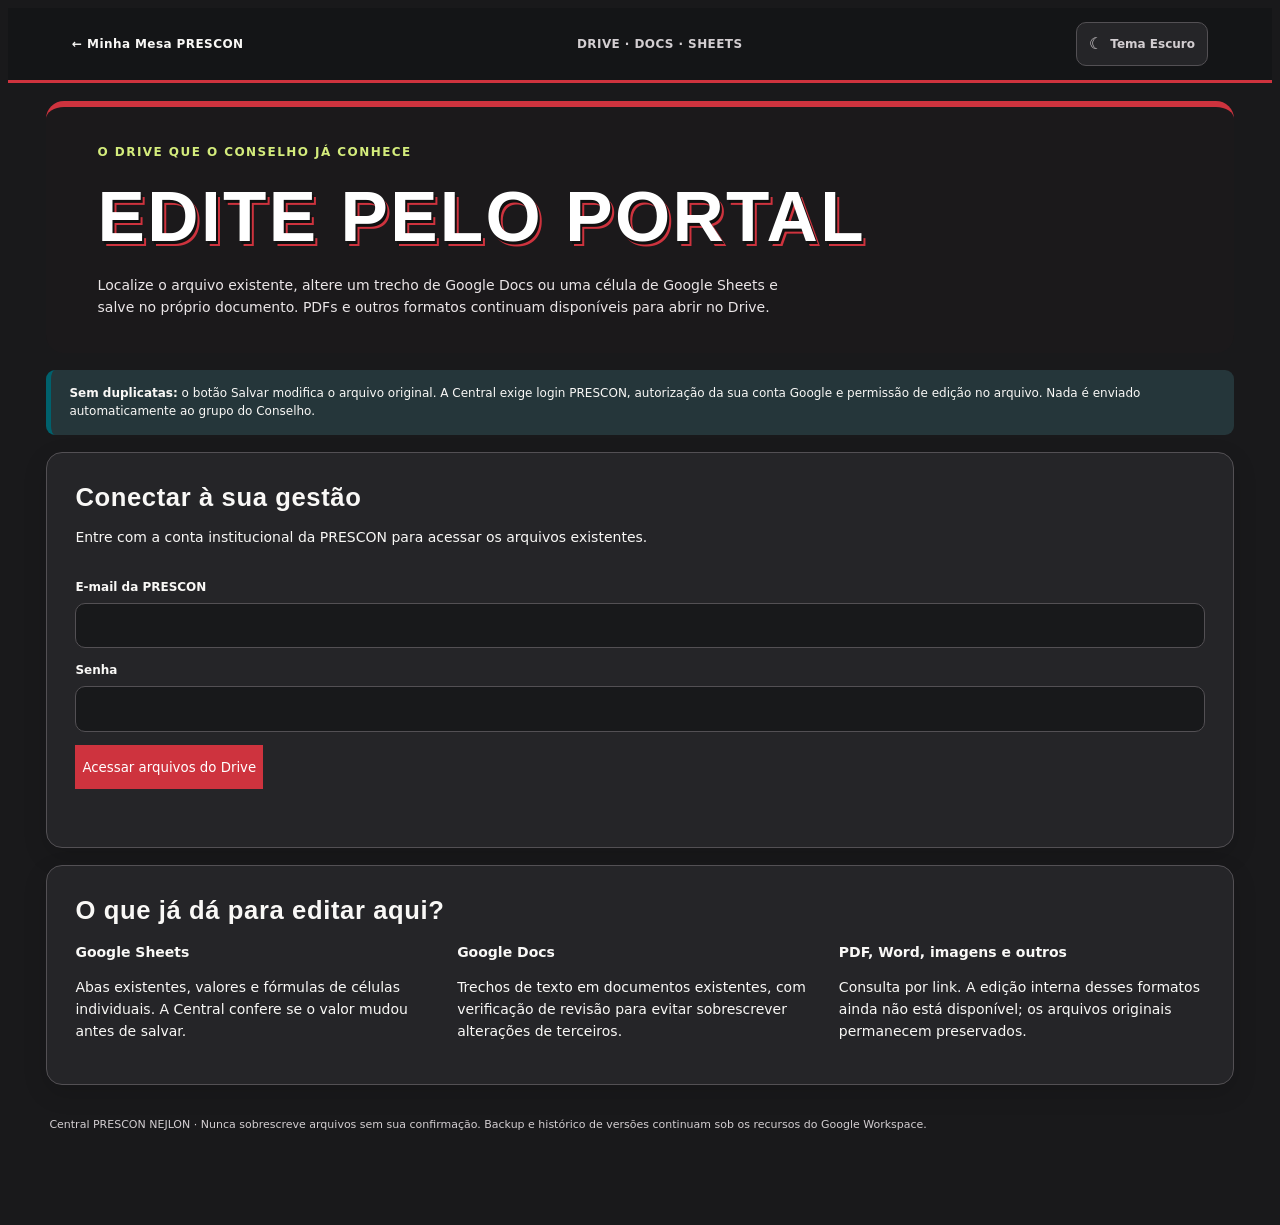
<file: pages/drive-editor.html>
<!doctype html><html lang="pt-BR"><head><meta charset="utf-8"><meta name="viewport" content="width=device-width,initial-scale=1">
<meta name="theme-color" content="#1b191b"><meta name="description" content="Explore e edite arquivos do Google Drive do Conselho pelo portal privado da PRESCON.">
<title>Editor do Drive · Central PRESCON</title>
<link rel="stylesheet" href="./automation.css"><link rel="stylesheet" href="./ux-system.css"><link rel="stylesheet" href="./drive-editor.css">
<script defer src="./ux-theme.js"></script><script defer src="./drive-editor.js"></script></head>
<body class="automation-page drive-editor-page">
<a class="ux-skip" href="#conteudo">Pular para o conteúdo</a>
<header class="automation-top"><a href="../index.html">← Minha Mesa PRESCON</a><span>DRIVE · DOCS · SHEETS</span></header>
<main class="automation-shell" id="conteudo">
<header class="automation-hero drive-editor-hero"><span class="eyebrow">O DRIVE QUE O CONSELHO JÁ CONHECE</span><h1>EDITE PELO <em>PORTAL</em></h1>
<p>Localize o arquivo existente, altere um trecho de Google Docs ou uma célula de Google Sheets e salve no próprio documento. PDFs e outros formatos continuam disponíveis para abrir no Drive.</p></header>
<div class="automation-note"><strong>Sem duplicatas:</strong> o botão Salvar modifica o arquivo original. A Central exige login PRESCON, autorização da sua conta Google e permissão de edição no arquivo. Nada é enviado automaticamente ao grupo do Conselho.</div>
<section class="automation-panel" id="drive-gate">
<div class="drive-gate-top"><div><h2>Conectar à sua gestão</h2><p id="drive-login-info">Entre com a conta institucional da PRESCON para acessar os arquivos existentes.</p></div>
<div class="automation-actions"><button class="btn" id="drive-logout" type="button" hidden>Sair</button><button class="btn red" type="button" id="drive-connect" hidden>Conectar conta Google</button></div></div>
<form class="automation-form" id="drive-login-form"><label>E-mail da PRESCON<input type="email" name="email" autocomplete="username" required></label>
<label>Senha<input name="password" type="password" autocomplete="current-password" required></label>
<button class="btn red" type="submit">Acessar arquivos do Drive</button></form><p id="drive-status" role="status" class="automation-message"></p></section>
<section class="drive-layout" id="drive-app" hidden>
<div class="automation-panel drive-sidebar">
<div class="drive-sidebar-head"><div><h2>Explorar pastas</h2><p>Drive do Conselho 13</p></div><button type="button" class="btn" id="drive-home">Início</button></div>
<div class="drive-folder-actions"><button type="button" class="btn" id="drive-back" disabled>Voltar</button><button type="button" class="btn" id="drive-refresh">Atualizar</button></div>
<p class="drive-current" id="drive-folder-name">Drive do Conselho</p>
<label class="drive-search-label">Pesquisar nesta pasta<input type="search" id="drive-search" placeholder="Nome do arquivo ou pasta"></label>
<div id="drive-list" class="drive-file-list" role="list"></div>
<button class="btn" id="drive-more" type="button" hidden>Carregar mais arquivos</button>
</div>
<div class="automation-panel drive-editor-main">
<div id="drive-empty" class="drive-editor-empty"><span class="eyebrow">SELECIONE UM ARQUIVO</span><h2>Os arquivos continuam no Google Drive.</h2><p>Abra uma planilha ou um documento na lista ao lado. Você poderá conferir o conteúdo e editar somente o que escolher.</p></div>
<div id="drive-file-editor" hidden>
<div class="drive-editor-top"><div><span class="eyebrow" id="drive-type">ARQUIVO</span><h2 id="drive-title"></h2><p id="drive-description"></p></div><a id="drive-original-link" class="btn" href="#" target="_blank" rel="noopener noreferrer">Abrir no Google ↗</a></div>
<div id="drive-sheet-controls" class="drive-sheet-controls" hidden>
<label>Aba<select id="drive-sheet-tab" aria-label="Aba da planilha"></select></label>
<div class="drive-page-actions"><button type="button" class="btn" id="drive-previous-page">50 linhas anteriores</button>
<strong id="drive-page-label"></strong><button type="button" class="btn" id="drive-next-page">Próximas 50 linhas</button></div>
</div>
<div id="drive-sheet-grid" class="drive-sheet-grid" hidden></div>
<div id="drive-cell-editor" class="drive-selection" hidden>
<div class="drive-selection-head"><h3>Editar célula <span id="drive-cell-label"></span></h3><button type="button" class="btn" id="drive-cell-cancel">Cancelar</button></div>
<label>Valor atual ou fórmula<textarea id="drive-cell-value" rows="3" spellcheck="false"></textarea></label>
<p class="drive-warning" id="drive-cell-warning">Somente a célula selecionada será atualizada. A formatação e as demais células permanecem intactas.</p>
<button type="button" id="drive-cell-save" class="btn red">Salvar no Google Sheets original</button>
</div>
<div id="drive-doc-content" class="drive-doc-content" hidden></div>
<div id="drive-doc-selection" class="drive-selection" hidden>
<div class="drive-selection-head"><h3>Editar trecho do documento</h3><button type="button" class="btn" id="drive-doc-cancel">Cancelar</button></div>
<p class="automation-muted">Essa edição substitui somente o trecho escolhido, preservando os outros parágrafos e elementos do documento. Para editar imagens, tabelas complexas ou layout, use o Google Docs.</p>
<label>Novo texto do trecho<textarea id="drive-doc-value" rows="5"></textarea></label>
<button type="button" id="drive-doc-save" class="btn red">Salvar no Google Docs original</button>
</div>
<div id="drive-unsupported" class="drive-unsupported" hidden><p>Esse formato não tem editor interno nesta versão. Abra o arquivo original no Google Drive para editá-lo ou visualizá-lo com o aplicativo adequado.</p></div>
</div></div>
</section>
<section class="automation-panel" id="drive-help">
<h2>O que já dá para editar aqui?</h2>
<div class="drive-help-grid">
<div><strong>Google Sheets</strong><p>Abas existentes, valores e fórmulas de células individuais. A Central confere se o valor mudou antes de salvar.</p></div>
<div><strong>Google Docs</strong><p>Trechos de texto em documentos existentes, com verificação de revisão para evitar sobrescrever alterações de terceiros.</p></div>
<div><strong>PDF, Word, imagens e outros</strong><p>Consulta por link. A edição interna desses formatos ainda não está disponível; os arquivos originais permanecem preservados.</p></div>
</div>
</section>
<footer class="automation-footer">Central PRESCON NEJLON · Nunca sobrescreve arquivos sem sua confirmação. Backup e histórico de versões continuam sob os recursos do Google Workspace.</footer>
</main>
</body></html>
</file>
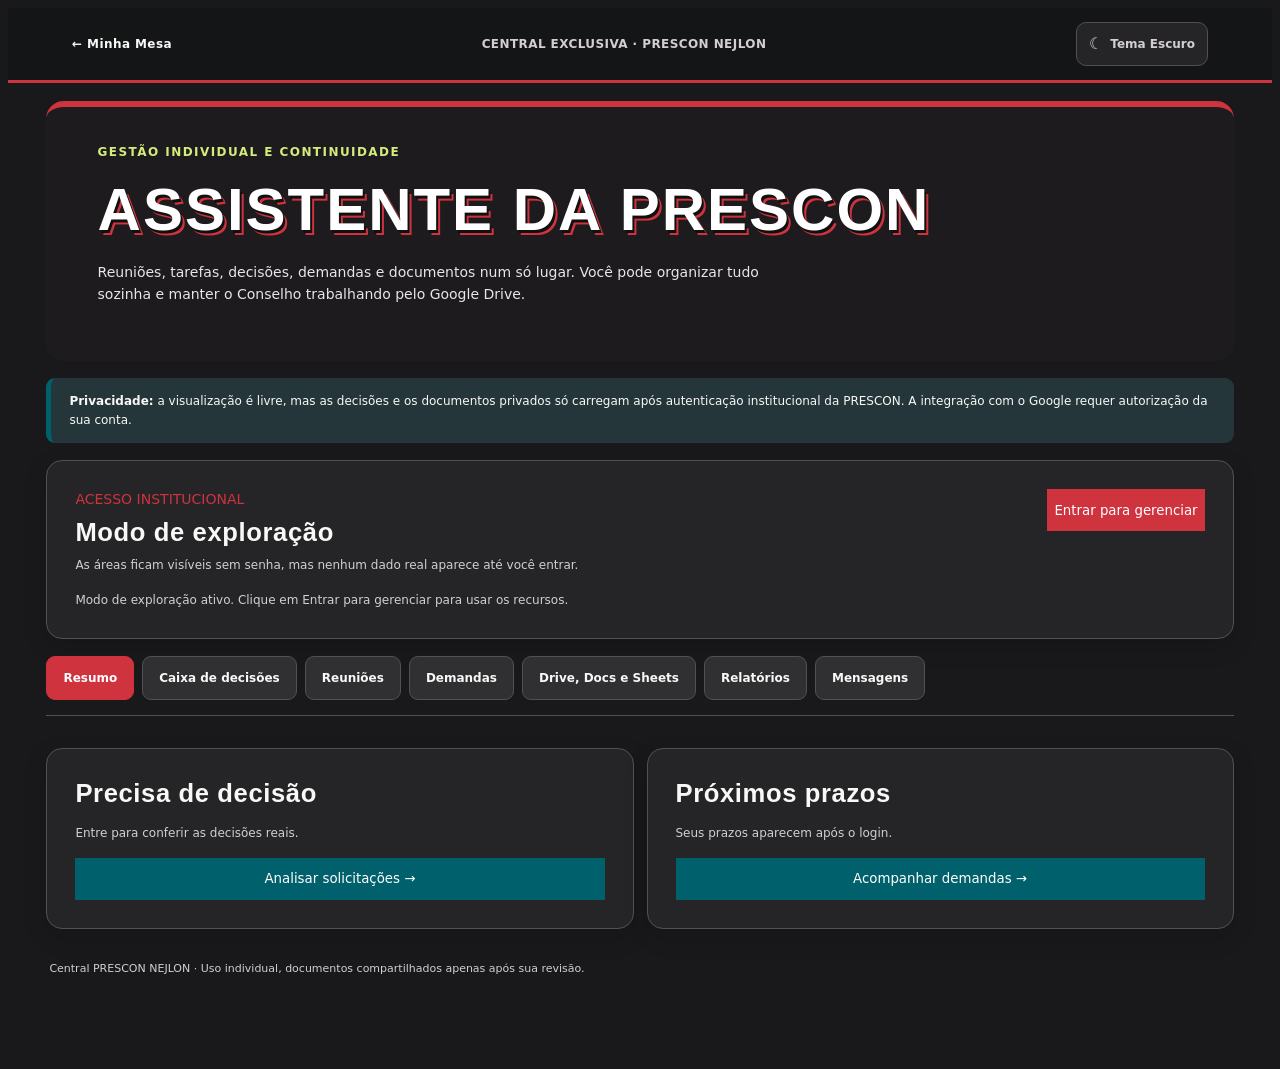
<file: pages/operacao.html>
<!doctype html><html lang="pt-BR"><head>
<meta charset="utf-8"><meta name="viewport" content="width=device-width,initial-scale=1">
<meta name="theme-color" content="#1b191b"><meta name="description" content="Assistente individual de reuniões, decisões, relatórios e Google Workspace da PRESCON NEJLON.">
<title>Assistente PRESCON · NEJLON</title>
<link rel="stylesheet" href="./automation.css"><link rel="stylesheet" href="./ux-system.css"><link rel="stylesheet" href="./operacao.css">
<script defer src="./ux-theme.js"></script><script defer src="./operacao.js"></script></head>
<body class="automation-page personal-page"><a class="ux-skip" href="#conteudo">Pular para conteúdo</a>
<header class="automation-top"><a href="../index.html">← Minha Mesa</a><span>CENTRAL EXCLUSIVA · PRESCON NEJLON</span></header>
<main id="conteudo" class="automation-shell">
<header class="automation-hero personal-hero"><span class="eyebrow">GESTÃO INDIVIDUAL E CONTINUIDADE</span><h1>ASSISTENTE DA <em>PRESCON</em></h1><p>Reuniões, tarefas, decisões, demandas e documentos num só lugar. Você pode organizar tudo sozinha e manter o Conselho trabalhando pelo Google Drive.</p></header>
<div class="automation-note"><strong>Privacidade:</strong> a visualização é livre, mas as decisões e os documentos privados só carregam após autenticação institucional da PRESCON. A integração com o Google requer autorização da sua conta.</div>
<section class="automation-panel" id="personal-auth"><div class="personal-flex"><div><span class="eyebrow">ACESSO INSTITUCIONAL</span><h2>Modo de exploração</h2><p>As áreas ficam visíveis sem senha, mas nenhum dado real aparece até você entrar.</p></div><div id="personal-login-area"><button class="btn red" id="personal-login-toggle" type="button">Entrar para gerenciar</button><button class="btn" id="personal-logout" type="button" hidden>Sair da gestão</button></div></div>
<form class="automation-form personal-login-form" id="personal-login-form" hidden><label>E-mail institucional<input type="email" id="personal-email" autocomplete="username" required placeholder="seuemail@nejlondrina.com"></label><label>Senha<input type="password" id="personal-password" autocomplete="current-password" required></label><button class="btn red" type="submit">Acessar minha gestão</button></form><p id="personal-auth-message" class="automation-message" role="status"></p></section>
<div class="personal-tabs" role="navigation" aria-label="Áreas de trabalho">
<button data-view="inicio" class="active">Resumo</button><button data-view="decisoes">Caixa de decisões</button>
<button data-view="reunioes">Reuniões</button><button data-view="demandas">Demandas</button>
<button data-view="workspace">Drive, Docs e Sheets</button><button data-view="relatorios">Relatórios</button><button data-view="mensagens">Mensagens</button></div>
<section class="personal-view" data-panel="inicio">
<div class="automation-stat-grid" id="personal-stats"></div>
<div class="automation-grid">
<div class="automation-panel"><h2>Precisa de decisão</h2><div id="personal-home-decisions" class="personal-list"><p class="automation-muted">Entre para conferir as decisões reais.</p></div><button class="btn" data-target="decisoes">Analisar solicitações →</button></div>
<div class="automation-panel"><h2>Próximos prazos</h2><div id="personal-deadlines" class="personal-list"><p class="automation-muted">Seus prazos aparecem após o login.</p></div><button class="btn" data-target="demandas">Acompanhar demandas →</button></div>
</div>
</section>
<section class="personal-view" data-panel="decisoes" hidden>
<div class="automation-panel"><div class="personal-flex"><div><h2>Caixa de decisões</h2><p>Justificativas, alterações de voto e respostas externas para sua avaliação.</p></div><button id="personal-refresh-decisions" class="btn">Atualizar</button></div><div id="personal-decisions" class="personal-list"></div></div>
</section>
<section class="personal-view" data-panel="reunioes" hidden>
<div class="automation-grid">
<div class="automation-panel"><h2>Registrar uma reunião</h2><p>Informe a pauta e apenas as decisões que realmente foram tomadas.</p>
<form class="automation-form" id="personal-meeting-form">
<label>Título<input name="title" minlength="3" required placeholder="Ex.: RC de novembro"></label>
<label>Data<input name="held_on" type="date" required></label>
<label>Pauta (um tópico por linha)<textarea name="agenda" rows="4" placeholder="Abertura&#10;Informes das EJs&#10;Pontos para decisão"></textarea></label>
<label>Decisões e encaminhamentos (um por linha)<textarea name="decisions" rows="4" placeholder="Registrar somente deliberações efetivas"></textarea></label>
<label>Anotações internas — privadas<textarea name="notes" rows="3"></textarea></label>
<button class="btn red" type="submit">Salvar reunião</button></form></div>
<div class="automation-panel"><h2>Reuniões registradas</h2><div class="personal-list" id="personal-meetings"></div></div>
</div>
<div class="automation-panel"><h2>Meus encaminhamentos</h2>
<form class="automation-form personal-inline" id="personal-action-form"><label>Encaminhamento<input name="title" minlength="3" required placeholder="Ex.: Solicitar documentação"></label><label>Prazo<input name="due_on" type="date"></label><button class="btn red" type="submit">Adicionar</button></form>
<div id="personal-actions" class="personal-list"></div></div>
</section>
<section class="personal-view" data-panel="demandas" hidden>
<div class="automation-panel"><h2>Criar demanda</h2><p>Para acompanhamento individual da PRESCON, mesmo que o conselheiro continue recebendo as solicitações por WhatsApp ou Drive.</p>
<form class="automation-form personal-create-demand" id="personal-demand-form">
<label>EJ<select id="personal-ej" name="ejId" required><option value="">Selecione</option></select></label>
<label>Assunto<input name="title" minlength="4" required></label>
<label>Classificação<select name="severity"><option value="amarela">Amarela</option><option value="laranja">Laranja</option><option value="vermelha">Vermelha</option></select></label>
<label>Prazo<input name="dueAt" type="date" required></label>
<label class="personal-full">Descrição interna<textarea name="description" minlength="8" required rows="3"></textarea></label>
<button class="btn red" type="submit">Registrar demanda</button></form></div>
<div class="automation-panel"><h2>Panorama da Rede</h2><div class="personal-table-scroll" id="personal-demands"></div></div>
</section>
<section class="personal-view" data-panel="workspace" hidden>
<div class="automation-panel"><div class="personal-flex"><div><h2>Google Workspace</h2><p>Drive é o arquivo institucional; Docs e Sheets recebem os documentos que você produzir.</p><p id="personal-google-status" class="personal-status"></p></div><div class="automation-actions"><button type="button" class="btn red" id="personal-connect-google">Conectar Google</button><button type="button" class="btn" id="personal-organize">Preparar pasta privada</button></div></div></div>
<div class="automation-grid">
<div class="automation-panel"><span class="eyebrow">CONFIDENCIAL</span><h2>Privado da PRESCON</h2><p>Justificativas, votos individuais, relatórios internos, notas e cogestão. Nada é compartilhado automaticamente.</p><div id="personal-private-root" class="personal-links"></div></div>
<div class="automation-panel"><span class="eyebrow">O ACERVO EXISTENTE</span><h2>Drive do Conselho</h2><p>Pastas e planilha que o Conselho já conhece. Não movemos, excluímos nem sobrescrevemos os arquivos antigos.</p><div class="personal-links"><a href="https://drive.google.com/drive/folders/1lMt1bSog2AiDGEiYPf9uO2gQaXEOuNeg" target="_blank" rel="noopener noreferrer">Drive do Conselho 13 ↗</a><a href="https://docs.google.com/spreadsheets/d/1DdwqLHLDsHzD5dF344gKRtQSQMbhN-DplkqMc7z9sdI/edit" target="_blank" rel="noopener noreferrer">Painel Conselho 2026 ↗</a></div></div>
</div>
<div class="automation-panel"><span class="eyebrow">AUTOMAÇÃO PELO GOOGLE</span><div class="personal-flex"><div><h2>Apps Script — atualização agendada</h2><p>Sincronize indicadores do Portal com uma aba exclusiva dentro do Painel Conselho 2026, sem alterar os registros e abas existentes.</p></div><a class="btn red" href="./apps-script.html">Configurar Apps Script →</a></div><p class="automation-muted">Conexão privada e revogável. Não sincroniza votos individuais nem justificativas.</p></div>
<div class="automation-panel"><h2>Gerar arquivos no Google</h2><p>Crie cópias novas na pasta privada. Revise antes de compartilhar manualmente no Drive do Conselho.</p>
<div class="personal-actions-grid"><button type="button" data-export="sheet">Planilha de demandas e prazos <small>Google Sheets</small></button><button type="button" data-export="report">Relatório da gestão <small>Google Docs</small></button><button type="button" data-export="handover">Dossiê de cogestão <small>Google Docs</small></button></div></div>
<div class="automation-panel"><h2>Arquivos já gerados</h2><div id="personal-artifacts" class="personal-list"></div></div>
</section>
<section class="personal-view" data-panel="relatorios" hidden>
<div class="automation-panel"><h2>Relatório de gestão</h2><p>Consolidação das ações registradas na Central. Pode ser copiada ou gerada em Google Docs depois de conectar sua conta.</p><pre id="personal-report" class="personal-report"></pre><div class="automation-actions"><button class="btn red" type="button" id="personal-copy-report">Copiar resumo</button><button class="btn" type="button" data-export="report">Gerar no Google Docs</button></div></div>
</section>
<section class="personal-view" data-panel="mensagens" hidden>
<div class="automation-panel"><h2>Mensagens para o Conselho</h2><p>Prepare o texto e escolha manualmente o grupo do Conselho. O portal não envia mensagens sozinho.</p>
<div class="personal-actions-grid"><button data-message="deliberacao">Deliberação <small>Novo prazo ou formulário</small></button><button data-message="prazo">Cobrança de prazo <small>Lembrete de pendências</small></button><button data-message="reuniao">Convocação <small>Data, local e pauta</small></button></div>
<label>Texto do comunicado<textarea id="personal-message" rows="9" class="personal-message"></textarea></label>
<div class="automation-actions"><button type="button" id="personal-copy-message" class="btn red">Copiar texto</button><button type="button" id="personal-whatsapp" class="btn">Abrir WhatsApp</button></div></div>
</section>
<footer class="automation-footer">Central PRESCON NEJLON · Uso individual, documentos compartilhados apenas após sua revisão.</footer>
</main><div id="personal-toast" class="automation-toast" aria-live="polite" role="status"></div>
</body></html>
</file>
<file: pages/automation.css>
.automation-page{background:var(--ux-bg,#19191b);color:var(--ux-text,#f9f8f6)}
.automation-page *{box-sizing:border-box}
.automation-top{min-height:64px;background:var(--ux-side,#151515);border-bottom:3px solid var(--ux-red,#ce333e);display:flex;align-items:center;justify-content:space-between;gap:12px;padding:14px clamp(15px,5vw,65px);font-size:12px;font-weight:900;letter-spacing:.035em}
.automation-top a{color:var(--ux-text,#fff);text-decoration:none}.automation-top span{color:var(--ux-muted,#aaa)}
.automation-shell{max-width:1290px;margin:0 auto;padding:18px clamp(14px,3vw,42px) 70px;display:grid;gap:17px}
.automation-hero{min-height:245px;background:#1b191b;color:#fff;border-top:6px solid #ce333e;border-radius:18px;padding:34px clamp(20px,4vw,52px);overflow:hidden}
.automation-hero .eyebrow{color:#d4ec7c;font-size:12px;font-weight:900;letter-spacing:.12em}
.automation-hero h1{color:#fff;font:900 clamp(38px,6vw,71px)/1.17 Impact,'Arial Black',sans-serif;letter-spacing:.033em;text-transform:uppercase;text-shadow:2px 3px #101010,4px 5px #ce333e;margin:12px 0 16px;max-width:850px}
.automation-hero h1 em{font-style:normal;color:#fff}
.automation-hero p{max-width:690px;color:#eae5e7;font-size:14px;margin:0;line-height:1.6}
.automation-note{border-left:5px solid var(--ux-petrol,#00616d);background:var(--ux-alert,#25363a);border-radius:9px;padding:14px 18px;font-size:12px;color:var(--ux-text,#fff)}
.automation-panel{background:var(--ux-surface,#252528);color:var(--ux-text,#fff);border:1px solid var(--ux-border,#535054);border-radius:16px;padding:clamp(17px,2.4vw,28px);display:grid;gap:15px;box-shadow:var(--ux-shadow,0 8px 26px #0002)}
.automation-panel h2{font:900 clamp(20px,2vw,28px)/1.27 'Arial Black',sans-serif;letter-spacing:.024em;margin:0;color:var(--ux-text,#fff)}
.automation-panel h2 span{color:var(--ux-red,#ce333e);margin-right:7px}
.automation-panel>p,.automation-muted{color:var(--ux-muted,#d3ced1);font-size:12px;margin:0}
.automation-form{display:grid;gap:13px}
.automation-form label{font-size:12px;font-weight:800;display:grid;gap:6px;color:var(--ux-text,#fff)}
.automation-form input,.automation-form select,.automation-form textarea{display:block;width:100%;padding:12px 14px;min-height:44px;background:var(--ux-input,#18191b);color:var(--ux-text,#fff);border:1px solid var(--ux-border,#535054);border-radius:10px;line-height:1.5}
.automation-form input[type=file]{padding:10px;overflow-wrap:anywhere}
.automation-form input[type=checkbox]{width:auto;min-height:unset;accent-color:var(--ux-red,#ce333e)}
.automation-form textarea{min-height:110px;resize:vertical}
.automation-form input:focus-visible,.automation-form select:focus-visible,.automation-form textarea:focus-visible,.automation-tabs button:focus-visible{outline:3px solid var(--ux-focus,#fbb4b8);outline-offset:2px}
.automation-form button{justify-self:start;min-height:44px}
.automation-form button:disabled,.automation-actions button:disabled{opacity:.5;cursor:not-allowed}
.automation-message{color:var(--ux-red,#ff9090);font-size:12px;min-height:15px}
.automation-user-bar{display:flex;align-items:center;justify-content:space-between;gap:12px;background:var(--ux-alert,#25363a);border:1px solid var(--ux-petrol,#00616d);border-radius:11px;padding:14px 18px;margin-bottom:12px}
.automation-user-bar div{display:grid;gap:5px}.automation-user-bar span{font-size:10px;font-weight:900;color:var(--ux-muted,#ccc);letter-spacing:.09em}.automation-user-bar strong{font-size:14px;overflow-wrap:anywhere}
.automation-tabs{display:flex;gap:8px;flex-wrap:wrap;padding:6px 0 14px;margin-bottom:12px;border-bottom:1px solid var(--ux-border,#535054)}
.automation-tabs button{background:var(--ux-raised,#302f32);color:var(--ux-text,#fff);border:1px solid var(--ux-border,#535054);border-radius:9px;padding:11px 14px;cursor:pointer;min-height:44px;font-weight:900;font-size:12px}
.automation-tabs button:hover{background:var(--ux-hover,#453f42)}.automation-tabs button.active{background:var(--ux-red,#ce333e);border-color:var(--ux-red,#ce333e);color:#fff}
.auto-tab{display:grid;gap:17px}
.automation-stat-grid{display:grid;grid-template-columns:repeat(3,minmax(0,1fr));gap:12px}
.automation-stat-grid article{display:flex;flex-direction:column;gap:8px;background:var(--ux-surface,#252528);border:1px solid var(--ux-border,#535054);border-top:5px solid var(--ux-petrol,#00616d);padding:18px;border-radius:12px;min-width:0}
.automation-stat-grid article:nth-child(2){border-top-color:var(--ux-red,#ce333e)}.automation-stat-grid article:nth-child(3){border-top-color:var(--ux-lime,#a0c50c)}
.automation-stat-grid span{color:var(--ux-muted,#ddd);font-size:10px;font-weight:900;letter-spacing:.06em}
.automation-stat-grid strong{font:900 clamp(23px,2.8vw,31px)/1.1 'Arial Black',sans-serif;color:var(--ux-text,#fff);overflow-wrap:anywhere}
.automation-stat-grid small{color:var(--ux-muted,#ccc);font-size:11px}
.automation-shortcuts{display:grid;grid-template-columns:repeat(4,minmax(0,1fr));gap:12px}
.automation-shortcuts button,.automation-shortcuts a{display:flex;flex-direction:column;gap:13px;align-items:flex-start;text-decoration:none;text-align:left;cursor:pointer;min-width:0;background:var(--ux-raised,#302f32);border:1px solid var(--ux-border,#535054);border-top:5px solid var(--ux-red,#ce333e);border-radius:12px;padding:19px;color:var(--ux-text,#fff);font:inherit;min-height:170px}
.automation-shortcuts button:nth-child(2){border-top-color:var(--ux-petrol,#00616d)}.automation-shortcuts button:nth-child(3){border-top-color:var(--ux-lime,#a0c50c)}
.automation-shortcuts button:hover,.automation-shortcuts a:hover{background:var(--ux-hover,#453e42)}
.automation-shortcuts b{font-size:15px;line-height:1.35}
.automation-shortcuts small{font-size:12px;color:var(--ux-muted,#d3ced1)}
.automation-shortcuts span{margin-top:auto;font-size:11px;font-weight:900;color:var(--ux-red,#f7a1a1)}
.automation-checks{display:grid;grid-template-columns:repeat(3,minmax(0,1fr));gap:10px}
.automation-checks p{margin:0;background:var(--ux-raised,#302f32);padding:13px;border-radius:10px;font-size:12px;color:var(--ux-text,#fff);line-height:1.6}
.automation-switches{display:flex;gap:16px;flex-wrap:wrap;background:var(--ux-raised,#302f32);padding:15px;border-radius:9px}
.automation-switches label{display:flex;flex-direction:row;align-items:flex-start;gap:9px;flex:1 1 250px}
.automation-grid{display:grid;grid-template-columns:repeat(2,minmax(0,1fr));gap:13px}
.automation-actions{display:flex;flex-wrap:wrap;gap:9px;align-items:center}
.automation-result{background:var(--ux-alert,#25363a);padding:12px 15px;border-radius:9px;color:var(--ux-text,#fff);font-size:12px;overflow-wrap:anywhere}
.automation-result:empty{display:none}
.automation-inline{display:flex;flex-wrap:wrap;align-items:end}
.automation-inline label{flex:1 1 180px;min-width:0}.automation-inline button{justify-self:unset}
.automation-files,.automation-forms,.automation-results{display:grid;gap:10px;min-width:0}
.automation-file,.automation-form-card,.automation-response{background:var(--ux-raised,#302f32);border:1px solid var(--ux-border,#535054);border-radius:11px;padding:15px;display:grid;gap:10px}
.automation-form-card-head{display:flex;align-items:flex-start;justify-content:space-between;gap:12px;flex-wrap:wrap}
.automation-form-card strong,.automation-file strong{font-size:14px;overflow-wrap:anywhere}
.automation-form-card small,.automation-file small,.automation-response small{display:block;color:var(--ux-muted,#ddd);font-size:11px}
.automation-form-card .automation-actions{gap:8px}
.automation-form-card .btn{font-size:11px;min-height:39px;padding:7px 10px}
.automation-form-card .tag{white-space:nowrap}
.automation-file{grid-template-columns:minmax(0,1fr) auto;align-items:center}
.automation-file a{color:var(--ux-red,#ed6c74);font-weight:900;font-size:12px}
.automation-response-top{display:flex;justify-content:space-between;gap:10px;flex-wrap:wrap}
.automation-response details{border-top:1px solid var(--ux-border,#535054);padding-top:10px}
.automation-response summary{cursor:pointer;font-weight:800}
.automation-response pre{white-space:pre-wrap;overflow-wrap:anywhere;max-height:300px;overflow:auto;font-size:11px}
.automation-response select,.automation-response textarea{background:var(--ux-input,#18191b);color:var(--ux-text,#fff);border:1px solid var(--ux-border,#535054);border-radius:7px;padding:10px;font:inherit;font-size:12px}
.automation-response .automation-actions{margin-top:5px}
.automation-footer{color:var(--ux-muted,#d3ced1);font-size:11px;padding:14px 3px}
.automation-toast{position:fixed;bottom:15px;right:15px;z-index:20;background:#005663;color:#fff;padding:12px 16px;border-radius:10px;box-shadow:0 8px 20px #0005;max-width:min(400px,90vw);font-size:12px}
.automation-toast:empty{display:none}
.automation-page a:not(.btn):focus-visible{outline:3px solid var(--ux-focus,#fbb4b8);outline-offset:3px}
@media(max-width:1040px){.automation-shortcuts{grid-template-columns:repeat(2,minmax(0,1fr))}.automation-checks{grid-template-columns:1fr}}
@media(max-width:700px){.automation-grid,.automation-stat-grid{grid-template-columns:1fr}.automation-hero{min-height:260px;padding:27px 18px}.automation-tabs{display:flex;flex-wrap:nowrap;overflow-x:auto;scroll-snap-type:x proximity}.automation-tabs button{white-space:nowrap;flex:0 0 auto;scroll-snap-align:start}.automation-file{grid-template-columns:1fr}.automation-top{flex-wrap:wrap}.automation-form button{width:100%}.automation-form-card .btn{width:auto}}
@media(max-width:475px){.automation-shortcuts{grid-template-columns:1fr}.automation-shortcuts button,.automation-shortcuts a{min-height:126px}.automation-hero h1{font-size:38px}}
@media(prefers-reduced-motion:reduce){.automation-page *{scroll-behavior:auto!important;transition:none!important}}
/* Integração de Forms existente: campos claros em ambos os temas */
.automation-form-card .auto-google-attach{display:flex;align-items:center;gap:8px;flex-wrap:wrap;background:var(--ux-surface);padding:10px;border-radius:9px;color:var(--ux-muted);font-size:11px}
.automation-form-card .auto-google-attach input{min-width:195px;max-width:100%;flex:1;padding:10px;border:1px solid var(--ux-border);border-radius:7px;background:var(--ux-input);color:var(--ux-text);font-size:12px}
.automation-form-card .auto-google-attach button{min-height:41px}
@media(max-width:500px){.automation-form-card .auto-google-attach input{flex:1 1 100%;min-width:0}}

/* PRESCON — panorama semanal: informações essenciais sem sobrecarregar a página */
.automation-week-list{display:grid;grid-template-columns:repeat(2,minmax(0,1fr));gap:12px}
.automation-week-item{background:var(--ux-raised,#302f32);border:1px solid var(--ux-border,#535054);border-radius:13px;padding:18px;display:flex;flex-direction:column;gap:12px;min-width:0}
.automation-week-top{display:flex;justify-content:space-between;align-items:flex-start;gap:12px;flex-wrap:wrap}
.automation-week-top>div{display:grid;gap:5px;min-width:0}
.automation-week-top strong{font-size:14px;color:var(--ux-text,#fff);overflow-wrap:anywhere}
.automation-week-top span{font-size:11px;color:var(--ux-muted,#ddd)}
.automation-week-count{display:flex;align-items:baseline;gap:10px}
.automation-week-count strong{font:900 31px/1 'Arial Black',sans-serif;color:var(--ux-text,#fff)}
.automation-week-count span{font-size:12px;color:var(--ux-muted,#ddd)}
.automation-week-alert{background:var(--ux-alert,#25363a);border-left:4px solid var(--ux-petrol,#00616d);padding:10px 12px;font-size:11px;color:var(--ux-text,#fff);margin:0}
.automation-week-item details{border-top:1px solid var(--ux-border,#535054);padding-top:10px}
.automation-week-item summary{font-size:12px;font-weight:800;cursor:pointer;padding-block:8px;min-height:44px}
.automation-week-item details p{font-size:12px;color:var(--ux-muted,#ddd);line-height:1.65;margin-top:6px}
.automation-week-item>.btn{align-self:flex-start;margin-top:auto}
@media(max-width:860px){.automation-week-list{grid-template-columns:1fr}}

/* Exploração sem senha: prévia pública, gestão real com autenticação opcional. */
.automation-preview-mode .automation-user-bar{border-color:var(--ux-petrol,#00616d);background:var(--ux-alert,#eaf3f4)}
.automation-preview-mode .automation-user-bar strong{font-size:clamp(13px,1.6vw,16px)}
.automation-login-top{display:flex;align-items:center;justify-content:space-between;gap:14px;flex-wrap:wrap}
.automation-login-top p{max-width:700px;margin:0;color:var(--ux-muted);font-size:12px}
.automation-preview-mode .automation-note{border-left-color:var(--ux-lime,#bee252)}
.automation-preview-mode .automation-week-item{border-top:4px solid var(--ux-petrol,#00616d)}
.automation-preview-mode .automation-form-card{border-top:4px solid var(--ux-red,#ce333e)}
.automation-preview-mode #auto-weekly-stats article strong{color:var(--ux-muted)}
.automation-preview-mode #auto-weekly-demand a{color:var(--ux-text);font-weight:800;text-decoration:underline}
.automation-preview-mode #auto-demands-root .demands-card{min-height:190px}
#auto-login[hidden],#auto-app[hidden],.automation-user-bar button[hidden]{display:none!important}
@media(max-width:600px){.automation-user-bar{align-items:stretch;flex-direction:column}.automation-user-bar .automation-actions{width:100%}.automation-user-bar button{width:100%}.automation-login-top button{width:100%}}
</file>
<file: pages/ux-system.css>
/* NEJLON 2027 — Sistema visual consolidado v1.
   Carregado APÓS os estilos legados. O tema claro/escuro deve preservar contraste
   e não alterar dados nem regras de negócio. */
:root,html[data-theme="dark"]{
 color-scheme:dark;
 --ux-bg:#19191b;--ux-side:#141517;--ux-surface:#252528;--ux-raised:#302f32;
 --ux-input:#18191b;--ux-border:#535054;--ux-text:#f9f8f6;--ux-muted:#d3ced1;
 --ux-subtle:#bdb7bb;--ux-hover:#3d383b;--ux-red:#ce333e;--ux-red-hover:#e34a54;
 --ux-petrol:#00616d;--ux-petrol-hover:#087b88;--ux-lime:#bee252;
 --ux-focus:#fbb4b8;--ux-alert:#25363a;--ux-warning:#423826;
 --ux-shadow:0 8px 24px rgba(0,0,0,.14);
 --bg:var(--ux-bg);--side:var(--ux-side);--panel:var(--ux-surface);--panel2:var(--ux-raised);
 --border:var(--ux-border);--text:var(--ux-text);--muted:var(--ux-muted);
}
html[data-theme="light"]{
 color-scheme:light;
 --ux-bg:#f7f5f2;--ux-side:#f0ece9;--ux-surface:#fff;--ux-raised:#f1eeeb;
 --ux-input:#fff;--ux-border:#b8b2b0;--ux-text:#222124;--ux-muted:#49474a;
 --ux-subtle:#59555a;--ux-hover:#e9e2de;--ux-red:#a92732;--ux-red-hover:#8f1e28;
 --ux-petrol:#005663;--ux-petrol-hover:#00434d;--ux-lime:#4b6710;
 --ux-focus:#b22d36;--ux-alert:#e9f3f3;--ux-warning:#fff4d4;
 --ux-shadow:0 6px 24px rgba(35,23,21,.065);
 --bg:var(--ux-bg);--side:var(--ux-side);--panel:var(--ux-surface);--panel2:var(--ux-raised);
 --border:var(--ux-border);--text:var(--ux-text);--muted:var(--ux-muted);
}
html{min-width:320px;scroll-padding-top:78px}
body,body.wa-page,body.institutional{background:var(--ux-bg);color:var(--ux-text)}
body{font-size:14px;line-height:1.55}
body,button,input,select,textarea{font-family:'DM Sans',system-ui,sans-serif}
h1,h2,h3,h4{overflow-wrap:break-word;text-wrap:balance}
p{overflow-wrap:break-word}
:where(button,a,input,select,textarea,summary,[tabindex]):focus-visible{outline:3px solid var(--ux-focus)!important;outline-offset:3px!important}
button:disabled{cursor:not-allowed;opacity:.57}
button,a,summary{-webkit-tap-highlight-color:transparent}
button,select,input[type="checkbox"],input[type="radio"]{accent-color:var(--ux-red)}
select,input,textarea{max-width:100%}
input::placeholder,textarea::placeholder{color:var(--ux-subtle);opacity:1}
[hidden]{display:none!important}
:where(.panel,.stat-card,.role-card,.comparison-card,.wa-panel,.milestone,.ej,.value-grid article,.rules article){box-shadow:var(--ux-shadow)}
/* Tipografia forte, sem caracteres ou linhas se sobrepondo. */
.intro h1,.i-hero h1,.i-section h2,.idealize-banner h1,.idealize-manual-art h3,.wa-hero h1{
 letter-spacing:.027em!important;line-height:1.2!important;font-weight:900;
 text-shadow:2px 3px 0 #121212,4px 5px 0 #ae2832!important;
 overflow-wrap:normal;word-break:normal;hyphens:auto
}
.workhead h2,.panel h3,.ej-directory-card h3,.wa-panel h2,.idealize-shell h2{
 letter-spacing:.035em!important;line-height:1.3
}
.intro h1{font-size:clamp(27px,3.4vw,44px);max-width:760px}
.i-hero h1{font-size:clamp(43px,7vw,88px)}
.wa-hero h1{font-size:clamp(32px,5.4vw,61px)}
.intro,.i-hero,.idealize-banner,.wa-hero,.idealize-manual-art{color:#fff}
.intro h1,.i-hero h1,.idealize-banner h1,.wa-hero h1,.idealize-manual-art h3{color:#fff}
.intro p,.i-hero p,.idealize-banner p,.wa-hero p,.idealize-manual-art p{color:#f3efef}
.intro .eyebrow,.i-hero .i-tag,.idealize-banner .eyebrow,.wa-hero .eyebrow{color:#fbc3c5}
/* Controles de tema: no cabeçalho e nas páginas auxiliares */
.ux-theme-switch{display:inline-flex;align-items:center;gap:7px;min-height:44px;padding:9px 12px;border:1px solid var(--ux-border);border-radius:10px;background:var(--ux-surface);color:var(--ux-text);font-size:12px;font-weight:800;white-space:nowrap}
.ux-theme-switch:hover{background:var(--ux-hover)}
.ux-theme-switch .ux-theme-icon{font-size:16px;line-height:1}
.ux-skip{position:absolute;z-index:999;top:-100px;left:14px;padding:12px 16px;border:2px solid var(--ux-focus);background:var(--ux-surface);color:var(--ux-text);border-radius:8px;font-weight:800}
.ux-skip:focus{top:12px}
/* Navegação, hierarquia, estado selecionado */
.side{background:var(--ux-side);border-color:var(--ux-border);overflow-y:auto}
.side-section,.mini-heading,.eyebrow{color:var(--ux-red)}
.nav-button{color:var(--ux-text);min-height:44px}
.nav-button:hover{background:var(--ux-hover)}
.nav-button.active,.role-option.active,.filter.active{color:#fff;background:var(--ux-red);border-color:var(--ux-red)}
.nav-more{border-color:var(--ux-border)}
.nav-more summary{color:var(--ux-muted);min-height:44px}
.nav-more summary:hover,.nav-more[open] summary{background:var(--ux-hover);color:var(--ux-text)}
.topbar{background:var(--ux-surface);border-color:var(--ux-red);min-height:70px;height:auto;padding-block:10px}
.top-label,.top-year{color:var(--ux-muted)}
.brand strong{letter-spacing:.035em}
.brand small,.side-foot small{color:var(--ux-muted)}
.side-foot{background:var(--ux-surface);border-color:var(--ux-border)}
.institutional-shortcut{background:var(--ux-raised);border-color:var(--ux-border);color:var(--ux-text)}
.institutional-shortcut:hover{background:var(--ux-hover)}
.institutional-shortcut small{color:var(--ux-muted)}
.pill-outline{background:var(--ux-alert);border-color:var(--ux-border);color:var(--ux-text)}
.contact{display:inline-flex;align-items:center;min-height:44px;background:var(--ux-red);color:#fff;border-radius:10px}
.contact:hover{background:var(--ux-red-hover);filter:none}
.content{width:100%;max-width:1480px}
.workhead h2{color:var(--ux-text)}
.workhead p,.stat-label,.stat-footer,.role-card p,.panel .sub,.list-item p,.note,.date-chip,.heat-info,.footer{color:var(--ux-muted)}
.date-chip{background:var(--ux-surface);border-color:var(--ux-border)}
/* Superfícies e cartões */
.role-card,.panel,.stat-card,.ej-directory-card{background:var(--ux-surface);border-color:var(--ux-border);color:var(--ux-text)}
.panel h3,.stat-card strong{color:var(--ux-text)}
.role-option,.filter,.select,.search,.ej-select select{background:var(--ux-raised);border-color:var(--ux-border);color:var(--ux-text);min-height:44px}
.role-option:hover,.filter:hover{background:var(--ux-hover);filter:none}
.role-option.active:hover,.filter.active:hover{background:var(--ux-red-hover)}
.role-card .mini-heading{color:var(--ux-red)}
.stat-card{box-shadow:var(--ux-shadow);border-top-color:var(--ux-petrol)}
.stat-card:nth-child(2),.stat-card:nth-child(4){border-top-color:var(--ux-red)}
.stat-card:nth-child(3){border-top-color:var(--ux-petrol)}
.stat-icon{color:var(--ux-red)}
.demo-alert,.notice,.comparison-insight,.wa-info{background:var(--ux-alert);border-color:var(--ux-petrol);color:var(--ux-text)}
.demo-alert p,.demo-alert strong,.notice{color:var(--ux-text)}
.demo-alert .alert-icon{color:var(--ux-petrol)}
.btn{display:inline-flex;align-items:center;justify-content:center;gap:7px;min-height:42px;background:var(--ux-petrol);border:1px solid var(--ux-petrol);color:#fff}
.btn.red{background:var(--ux-red);border-color:var(--ux-red);color:#fff}
.btn:hover{background:var(--ux-petrol-hover);filter:none}
.btn.red:hover{background:var(--ux-red-hover)}
.tag{color:#fff;background:var(--ux-petrol)}
.tag.green{background:#154d3b;color:#fff}
.tag.yellow{background:#76520b;color:#fff}
.tag.red{background:#932634;color:#fff}
.list-item{border-color:var(--ux-border);flex-wrap:wrap;gap:12px}
.list-item .right{flex-wrap:wrap}
.quick-action{background:var(--ux-raised);border-color:var(--ux-border);color:var(--ux-text);min-height:144px}
.quick-action span,.quick-action strong{color:var(--ux-muted)}
.quick-action:hover{background:var(--ux-hover)}
.quick-action b{font-size:14px}
.heat.none{background:var(--ux-raised);border-color:var(--ux-border);color:var(--ux-text)}
.heat:focus-visible,.heat.active{outline:3px solid var(--ux-focus);outline-offset:2px}
.record{background:var(--ux-raised);border-color:var(--ux-border)}
.record summary{color:var(--ux-text);min-height:44px}
.record p{color:var(--ux-muted)}
.profile-head h3,.profile-value,.detail-stats b{color:var(--ux-text)}
.detail-stats div,.avatar,.progress,.barplot{background:var(--ux-raised);border-color:var(--ux-border)}
.detail-stats span,.bulletlist{color:var(--ux-muted)}
.nav-button,.heat,.role-option,.filter,.analytics-bar,.comparison-toggle button{transition:background-color .16s,border-color .16s,transform .16s}
/* Analíticos: barras, comparação, estados e rótulos */
.analytics-bar,.comparison-card,.voting-graph,.prescon-focus-card{background:var(--ux-surface);border-color:var(--ux-border);color:var(--ux-text)}
.analytics-bar-header small,.comparison-card p,.comparison-card-foot,.voting-graph h3 small,.prescon-focus-card p,.prescon-focus-card span{color:var(--ux-muted)}
.analytics-track,.comparison-bar-track{background:var(--ux-raised)}
.analytics-bar.selected{border-color:var(--ux-red);box-shadow:0 0 0 2px color-mix(in srgb,var(--ux-red) 25%,transparent)}
.analytics-reset{color:#fff}
.comparison-toggle button{background:var(--ux-raised);color:var(--ux-text);border-color:var(--ux-border);min-height:44px}
.comparison-toggle button.active{background:var(--ux-red);color:#fff;border-color:var(--ux-red)}
.comparison-insight{border-left:4px solid var(--ux-petrol)}
.comparison-insight b{color:var(--ux-text)}
/* Formulários: não usar fonte branca em inputs claros ou vice-versa */
.idealize-shell .panel,.idealize-financial-card,.idealize-scenario,.idealize-final,.idealize-result,
.pf-sheet,.wa-panel,.wa-template-card,.wa-recipient,.wa-group-preview{
 background:var(--ux-surface);color:var(--ux-text);border-color:var(--ux-border)
}
.idealize-financial-stats div,.idealize-guide-item,.idealize-choices label,.idealize-manual-steps>div,
.pf-import .pf-drop,.pf-group,.pf-sheet table td,.wa-group-preview,
.wa-template-card,.wa-recipient pre{
 background:var(--ux-raised);color:var(--ux-text);border-color:var(--ux-border)
}
.idealize-financial-stats span,.idealize-guide-item p,.idealize-scenario .sub,
.pf-disclaimer,.wa-panel p,.wa-hints,.wa-help,.wa-template-card p,
.wa-template-meta,.wa-group-preview,.wa-footer,.wa-nav,.wa-info,.wa-counter{
 color:var(--ux-muted)
}
.idealize-financial-stats strong,.idealize-financial-card h3,
.idealize-result h3,.voting-graph h3{color:var(--ux-text)}
.idealize-financial-stats .positive strong{color:var(--ux-lime)}
.idealize-financial-stats .negative strong{color:var(--ux-red)}
.idealize-manual-visual{background:var(--ux-surface);color:var(--ux-text);border-color:var(--ux-border)}
.idealize-manual-art{background:linear-gradient(110deg,#1b1b1c,#3c3033);color:#fff}
.idealize-manual-art .eyebrow,.idealize-manual-art h3,.idealize-manual-art p{color:#fff}
.idealize-manual-art h3 em{color:#d8ef9f}
.idealize-manual-steps span,.idealize-manual-steps b{color:var(--ux-text)}
.idealize-manual-steps b{background:var(--ux-lime);color:var(--ux-bg)}
.idealize-manual-note{background:var(--ux-alert);border-color:var(--ux-border);color:var(--ux-text)}
.idealize-guide summary,.idealize-financial-card details summary{border-color:var(--ux-border);color:var(--ux-text);min-height:44px}
#idealize-vote-form input:not([type="radio"]),#idealize-vote-form textarea,#idealize-vote-form select,
.wa-panel input,.wa-panel textarea,.wa-panel select,.pf-drop input,.wa-template-card input{
 background:var(--ux-input);color:var(--ux-text);border:1px solid var(--ux-border)
}
#idealize-vote-form input[type="radio"]{accent-color:var(--ux-red)}
.idealize-choices label.chosen{background:var(--ux-alert);border-color:var(--ux-petrol)}
.idealize-financial-card h4,.idealize-overflow th,.idealize-overflow td,.pf-sheet td{color:var(--ux-text)}
.idealize-overflow th{background:var(--ux-petrol);color:#fff}
.idealize-overflow td,.pf-sheet td{border-color:var(--ux-border)}
.pf-drop{background:var(--ux-raised);border-color:var(--ux-red);color:var(--ux-text)}
.pf-group{background:var(--ux-petrol);color:#fff}
.pf-group strong,.pf-group span{color:#fff}
.wa-template-card.is-active{background:var(--ux-alert);border-color:var(--ux-red);border-top-color:var(--ux-red)}
.wa-template-card h3,.wa-template-meta b{color:var(--ux-text)}
.wa-template-meta span,.wa-template-meta b{color:var(--ux-muted)}
.wa-template-actions .btn{color:#fff}
.wa-library .wa-counter{background:var(--ux-raised);border-color:var(--ux-border)}
.wa-template-card .wa-template-actions{margin-top:auto}
.wa-panel label{color:var(--ux-text)}
.wa-hints code{background:var(--ux-raised);color:var(--ux-text)}
.wa-group-preview{line-height:1.7;white-space:pre-wrap;overflow-wrap:anywhere}
.wa-nav a,.i-top a{color:var(--ux-text)}
.wa-toast{background:var(--ux-petrol);color:#fff}
.wa-template-card .btn{min-height:40px}
/* Institucional: áreas editoriais claras, capas de marca escuras */
.i-top{background:var(--ux-surface);border-color:var(--ux-red);color:var(--ux-text)}
.i-top span,.i-section>p,.milestone p,.value-grid p,.ej small,.i-foot small{color:var(--ux-muted)}
.i-section h2,.city,.city summary,.i-foot span{color:var(--ux-text)}
.milestone,.value-grid article,.rules article,.ej,.city{background:var(--ux-surface);border-color:var(--ux-border);color:var(--ux-text)}
.milestone h3,.value-grid h3,.rules h3,.ej strong{color:var(--ux-text)}
.milestone b,.rules span,.value-grid h3{color:var(--ux-red)}
.ej span{color:var(--ux-red)}
.city summary{background:var(--ux-petrol);color:#fff;min-height:48px}
.city summary span{color:#fff}
.city .ej-grid{background:var(--ux-surface)}
.ej strong{background:var(--ux-lime);color:var(--ux-bg)}
.anchor a{background:var(--ux-petrol);color:#fff;min-height:44px;display:inline-flex;align-items:center}
.mission-grid article{background:#ae2934;color:#fff}
.mission-grid article:nth-child(2){background:#005866;color:#fff}
.mission-grid article h3,.mission-grid article small{color:#fff}
.org>div:not(.org-cols),.org-cols span{background:var(--ux-red);color:#fff}
.org>strong,.org i{color:var(--ux-text)}
/* Light theme specifics: never use hard-coded dark text on light backgrounds. */
html[data-theme="light"] .intro,html[data-theme="light"] .i-hero,
html[data-theme="light"] .idealize-banner,html[data-theme="light"] .wa-hero{
 background-color:#262124;color:#fff
}
html[data-theme="light"] .intro h1,html[data-theme="light"] .intro p,
html[data-theme="light"] .i-hero h1,html[data-theme="light"] .i-hero p,
html[data-theme="light"] .idealize-banner h1,html[data-theme="light"] .idealize-banner p,
html[data-theme="light"] .wa-hero h1,html[data-theme="light"] .wa-hero p{color:#fff}
html[data-theme="light"] .idealize-projections button{background:var(--ux-raised);border-color:var(--ux-border);color:var(--ux-text)}
html[data-theme="light"] .idealize-projections button.active{background:var(--ux-petrol);border-color:var(--ux-petrol);color:#fff}
html[data-theme="light"] .idealize-financial-stats .positive strong{color:#23652f}
html[data-theme="light"] .idealize-financial-stats .negative strong{color:#a01d2e}
html[data-theme="light"] .idealize-manual-steps b{background:#c9ed71;color:#142111}
html[data-theme="light"] .i-hero .i-tag{color:#d5ed98}
html[data-theme="light"] .wa-template-meta{color:var(--ux-muted)}
html[data-theme="light"] .wa-panel #wa-warning{color:var(--ux-red)}
html[data-theme="light"] .idealize-rateio{color:var(--ux-text)}
/* Responsivo: priorizar conteúdo legível e botões tocáveis */
@media(max-width:1200px){
 .quick-actions,.prescon-focus{grid-template-columns:repeat(2,minmax(0,1fr))}
 .intro{padding:26px}
}
@media(max-width:990px){
 .side{width:204px;padding:20px 11px}
 .content{padding-inline:22px}
 .stats{grid-template-columns:repeat(2,minmax(0,1fr))}
 .i-section{padding-block:34px}
}
@media(max-width:760px){
 html{scroll-padding-top:65px}
 .side{display:none}
 .topbar{padding:12px 15px;gap:9px}
 .top-actions{margin-left:auto;flex-wrap:wrap;justify-content:flex-end}
 .top-label{font-size:10px}
 .content{padding:15px 13px}
 .intro{padding:24px 18px;min-height:230px}
 .intro h1{font-size:clamp(27px,6vw,36px)}
 .intro p{font-size:13px}
 .mobile-nav{display:flex;overflow-x:auto;gap:8px;padding:12px 1px 7px;scroll-snap-type:x proximity}
 .mobile-nav .nav-button{white-space:nowrap;min-height:44px;scroll-snap-align:start;background:var(--ux-raised);color:var(--ux-text);border:1px solid var(--ux-border)}
 .mobile-nav .nav-button.active{background:var(--ux-red);color:#fff;border-color:var(--ux-red)}
 .mobile-nav .nav-more{display:flex;align-items:center;margin:0;padding:0;border:0}
 .mobile-nav .nav-more summary{white-space:nowrap;background:var(--ux-raised);border:1px solid var(--ux-border);border-radius:9px;min-height:44px}
 .mobile-nav .nav-more[open]{display:grid;min-width:max-content}
 .mobile-nav .nav-more[open] .nav-button{margin-top:4px}
 .quick-actions,.prescon-focus,.comparison-cards,.mission-grid{grid-template-columns:1fr}
 .workhead{margin-top:20px}
 .role-card{align-items:stretch}
 .role-options{width:100%}
 .role-option{flex:1 1 135px;min-height:44px}
 .role-card .ej-select{width:100%}
 .role-card .ej-select select{width:100%}
 .idealize-shell{padding-inline:12px}
 .idealize-manual-steps{grid-template-columns:1fr}
 .wa-nav,.i-top{flex-wrap:wrap;gap:10px}
 .wa-hero,.i-hero{padding:36px 22px}
 .i-prism{opacity:.22}
 .wa-template-grid,.wa-library-controls{grid-template-columns:1fr}
 .org-cols{grid-template-columns:repeat(2,minmax(0,1fr))}
}
@media(max-width:520px){
 .topbar{align-items:flex-start}
 .top-label{width:100%}
 .top-actions{width:100%;justify-content:space-between}
 .contact{font-size:11px}
 .stats{grid-template-columns:repeat(2,minmax(0,1fr));gap:8px}
 .stat-card{padding:13px}
 .stat-card strong{font-size:clamp(23px,6vw,30px)}
 .stat-label{font-size:12px}
 .panel{padding:15px}
 .heatmap{grid-template-columns:repeat(3,minmax(0,1fr));gap:7px}
 .heat{min-height:78px}
 .heat .name{font-size:11px}
 .workhead::after{opacity:.09}
 .idealize-identity,.idealize-financial-grid,.idealize-results{grid-template-columns:1fr}
 .idealize-financial-stats{grid-template-columns:repeat(2,minmax(0,1fr))}
 .idealize-choices{grid-template-columns:1fr}
 .idealize-manual-steps span{font-size:12px}
 .pf-group-grid,.wa-formgrid{grid-template-columns:1fr}
 .wa-hero h1{font-size:clamp(30px,8vw,43px)}
 .i-hero h1{font-size:clamp(38px,9vw,56px)}
 .i-section h2{font-size:clamp(30px,8vw,44px)}
 .value-grid,.rules,.ej-grid,.timeline{grid-template-columns:1fr}
 .org-cols{grid-template-columns:1fr}
 .mission-grid article{padding:18px}
 .footer{flex-direction:column}
 .wa-panel{padding:16px}
 .wa-group-preview{padding:14px}
}
@media(max-width:380px){
 .stats{grid-template-columns:1fr}
 .intro h1{font-size:25px}
 .heatmap{grid-template-columns:repeat(2,minmax(0,1fr))}
 .top-actions{gap:8px}
 .ux-theme-switch{padding-inline:10px}
}
@media(prefers-reduced-motion:reduce){html{scroll-behavior:auto}*,*::before,*::after{transition-duration:.01ms!important;animation-duration:.01ms!important;scroll-behavior:auto!important}}

/* Correções finais de contraste e navegação — revisão QA. */
.i-section h2 em{color:var(--ux-text)!important}
html[data-theme="light"] .i-section h2,
html[data-theme="light"] .i-section h2 em{
 text-shadow:1px 2px 0 rgba(169,39,50,.13)!important
}
html[data-theme="light"] .wa-template-card .wa-template-meta b{color:var(--ux-red)}
html[data-theme="light"] .wa-library .wa-counter{color:var(--ux-text)}
html[data-theme="light"] .idealize-financial-card .tag{color:#fff}
html[data-theme="light"] .idealize-financial-stats span{color:var(--ux-muted)}
html[data-theme="light"] .comparison-card>strong{color:var(--ux-text)}
html[data-theme="light"] .voting-graph .vote-graph-row b{color:var(--ux-text)}
html[data-theme="light"] .idealize-manual-art .eyebrow{color:#f4d5d5}
html[data-theme="light"] .wa-info strong{color:var(--ux-text)}
/* Em celular, todas as áreas acessíveis por rolagem horizontal simples. */
@media(max-width:760px){
 .mobile-nav{overscroll-behavior-inline:contain;scroll-padding-inline:12px}
 .mobile-nav .nav-more{display:contents}
 .mobile-nav .nav-more summary{display:none}
 .mobile-nav .nav-more .nav-button{margin:0;display:flex}
 .mobile-nav .nav-button{flex:0 0 auto}
}
</file>
<file: pages/solo.css>
.solo-landing{min-height:100vh;line-height:1.5}
.solo-landing .automation-shell{max-width:1300px;gap:20px}
.solo-mark{font-weight:900;color:var(--ux-text,#fff);font-size:13px;letter-spacing:.045em}.solo-mark b{color:var(--ux-red,#ce333e)}
.solo-hero{min-height:325px;background:#1d1b1d;border:1px solid #3b3538;border-top:6px solid #ce333e;padding:clamp(28px,5vw,58px);display:flex;flex-direction:column;align-items:flex-start;gap:10px}
.solo-hero h1{font-size:clamp(43px,6vw,73px);line-height:1.16;max-width:850px;margin:10px 0}
.solo-hero h1 em{color:#fff}.solo-hero p{max-width:780px}
.solo-hero-actions{display:flex;gap:11px;flex-wrap:wrap;margin-top:20px}
.solo-hero-actions .btn{min-height:44px}
.solo-stat{display:grid;grid-template-columns:repeat(3,minmax(0,1fr));gap:14px}
.solo-stat article{background:var(--ux-surface,#222);border:1px solid var(--ux-border,#444);border-top:5px solid var(--ux-red,#ce333e);border-radius:13px;padding:22px;display:flex;flex-direction:column;gap:10px;min-height:205px}
.solo-stat article:nth-child(2){border-top-color:var(--ux-petrol,#005762)}.solo-stat article:nth-child(3){border-top-color:var(--ux-lime,#9bc90e)}
.solo-stat article span{font-size:10px;font-weight:900;color:var(--ux-muted,#ccc);letter-spacing:.1em}
.solo-stat article strong{font:900 clamp(22px,2.8vw,29px)/1.2 'Arial Black',system-ui,sans-serif;color:var(--ux-text,#fff)}
.solo-stat article p{color:var(--ux-muted,#ddd);font-size:12px;margin:0;line-height:1.65}
.solo-stat article a{color:var(--ux-red,#ff8585);font-weight:800;font-size:12px;text-decoration:none;margin-top:auto}
.solo-stat article a:hover{text-decoration:underline}
.solo-section-heading{display:flex;flex-wrap:wrap;align-items:flex-start;justify-content:space-between;gap:16px}
.solo-section-heading h2{margin:0 0 8px}.solo-section-heading p{margin:0;color:var(--ux-muted,#d5d5d5);font-size:13px;max-width:730px}
.solo-tool-grid{display:grid;grid-template-columns:repeat(3,minmax(0,1fr));gap:11px}
.solo-tool-grid a{display:flex;flex-direction:column;gap:10px;background:var(--ux-raised,#323033);border:1px solid var(--ux-border,#505050);border-radius:11px;padding:18px;color:var(--ux-text,#fff);text-decoration:none;min-height:153px;transition:background .2s,transform .2s}
.solo-tool-grid a:hover{background:var(--ux-hover,#464044);transform:translateY(-2px)}
.solo-tool-grid span{font-size:11px;font-weight:900;color:var(--ux-red,#ec7178)}
.solo-tool-grid strong{font-size:15px}
.solo-tool-grid small{font-size:12px;line-height:1.5;color:var(--ux-muted,#c6c6c6)}
.solo-drive-grid{display:grid;grid-template-columns:repeat(3,minmax(0,1fr));gap:11px}
.solo-drive-grid a{display:flex;flex-direction:column;gap:9px;background:var(--ux-raised,#323033);border:1px solid var(--ux-border,#555);border-left:4px solid var(--ux-petrol,#005762);border-radius:9px;padding:17px;text-decoration:none;color:var(--ux-text,#fff);min-height:110px}
.solo-drive-grid a:hover{border-color:var(--ux-red,#ce333e)}
.solo-drive-grid strong{font-size:14px}
.solo-drive-grid small{font-size:11px;line-height:1.55;color:var(--ux-muted,#ddd)}
.solo-audience{border:1px solid var(--ux-border,#555);background:var(--ux-raised,#333);border-radius:11px;padding:19px}
.solo-audience strong{color:var(--ux-text,#fff);font-size:14px}.solo-audience p{color:var(--ux-muted,#ddd);font-size:12px;line-height:1.65}
.solo-landing a:focus-visible{outline:3px solid var(--ux-red,#ce333e);outline-offset:3px}
.solo-landing [hidden]{display:none!important}
@media(max-width:950px){.solo-stat,.solo-tool-grid,.solo-drive-grid{grid-template-columns:repeat(2,minmax(0,1fr))}}
@media(max-width:620px){.solo-stat,.solo-tool-grid,.solo-drive-grid{grid-template-columns:1fr}.solo-stat article{min-height:160px}.solo-hero{padding:25px 20px}.solo-hero h1{font-size:41px}.solo-hero-actions{width:100%}.solo-hero-actions .btn{flex:1;justify-content:center}.solo-landing .automation-top{flex-wrap:wrap}}
@media(prefers-reduced-motion:reduce){.solo-tool-grid a{transition:none}}
</file>
<file: pages/apps-script.css>
.apps-script-page .automation-shell{max-width:1100px}
.apps-hero{background:#1e1c1f;border-top:5px solid #cf3039;min-height:250px}
.apps-hero h1{font-size:clamp(32px,5vw,58px)}
.apps-flex{display:flex;align-items:flex-start;justify-content:space-between;gap:14px;flex-wrap:wrap}
.apps-flex>div{max-width:720px}
.apps-flex h2{margin:6px 0}
.apps-flex p{color:var(--ux-muted,#d1d1d1);font-size:12px;line-height:1.6}
.apps-flex button,.apps-flex a{min-height:43px;flex-shrink:0}
.apps-login{max-width:520px}
.apps-connect-form{display:flex;align-items:end;gap:13px;flex-wrap:wrap}
.apps-connect-form label{flex:1 1 290px}
.apps-connect-form button{min-height:43px}
.apps-secret{margin-top:17px;padding:16px;background:var(--ux-raised,#333);border:1px solid var(--ux-red,#cf3039);border-left:5px solid var(--ux-red,#cf3039);border-radius:11px}
.apps-secret p{font-size:12px;color:var(--ux-text,#fff)}
.apps-secret-row{display:flex;gap:10px;align-items:start;flex-wrap:wrap}
.apps-secret-row code{flex:1 1 250px;min-width:0;padding:12px;border:1px solid var(--ux-border,#505050);border-radius:9px;background:var(--ux-input,#191719);color:var(--ux-text,#fff);overflow-wrap:anywhere;font-size:11px}
.apps-secret-row button{flex:0 0 auto}
.apps-connections{display:grid;gap:9px}
.apps-connection{display:flex;justify-content:space-between;align-items:flex-start;gap:13px;flex-wrap:wrap;padding:15px;background:var(--ux-raised,#2c2b2e);border:1px solid var(--ux-border,#555);border-radius:10px}
.apps-connection>div{display:grid;gap:7px;max-width:710px}
.apps-connection strong{color:var(--ux-text,#fff);font-size:14px}
.apps-connection p,.apps-connection small{margin:0;color:var(--ux-muted,#ccc);font-size:11px}
.apps-connection button{min-height:43px}
.apps-steps{display:grid;gap:13px;padding-left:24px;margin:16px 0 19px}
.apps-steps li{color:var(--ux-text,#fff);font-size:12px;line-height:1.65;padding-left:6px}
.apps-steps a{color:var(--ux-text,#fff);font-weight:800;text-underline-offset:3px}
.apps-properties{display:grid;gap:9px}
.apps-properties>div{display:flex;flex-wrap:wrap;align-items:center;gap:12px;padding:13px 15px;border:1px solid var(--ux-border,#555);border-radius:9px;background:var(--ux-raised,#313034)}
.apps-properties strong{font-size:12px;color:var(--ux-text,#fff)}
.apps-properties code{font-size:11px;color:var(--ux-text,#fff);overflow-wrap:anywhere}
.apps-properties small{font-size:11px;color:var(--ux-muted,#ccc)}
.apps-features{display:grid;grid-template-columns:repeat(3,minmax(0,1fr));gap:10px}
.apps-features>div{background:var(--ux-raised,#323033);border:1px solid var(--ux-border,#555);border-top:4px solid var(--ux-petrol,#005762);border-radius:10px;padding:15px;min-width:0}
.apps-features>div:nth-child(2){border-top-color:var(--ux-red,#ce333e)}
.apps-features>div:nth-child(3){border-top-color:var(--ux-lime,#9bc90e)}
.apps-features strong{font-size:13px;color:var(--ux-text,#fff)}
.apps-features p{font-size:12px;line-height:1.6;color:var(--ux-muted,#ddd)}
.apps-script-page [hidden]{display:none!important}
.apps-script-page button:focus-visible,.apps-script-page a:focus-visible{outline:3px solid var(--ux-red,#ce333e);outline-offset:2px}
@media(max-width:740px){.apps-features{grid-template-columns:1fr}.apps-connect-form{flex-direction:column;align-items:stretch}.apps-connect-form label,.apps-connect-form button{width:100%}.apps-secret-row button{width:100%}.apps-properties>div{align-items:flex-start;flex-direction:column}}
</file>
<file: pages/site.css>
@import url('https://fonts.googleapis.com/css2?family=DM+Sans:wght@400;500;600;700;800&family=Space+Grotesk:wght@400;500;600;700&display=swap');
:root{--bg:#090e15;--side:#0e151e;--panel:#121d29;--panel2:#192735;--border:#293849;--text:#f2f6f8;--muted:#a0b1bf;--red:#ee4b5c;--lime:#b9e584;--green:#42cc96;--yellow:#e9c66a}*{box-sizing:border-box}html{scroll-behavior:smooth}body{margin:0;background:var(--bg);color:var(--text);font:14px/1.5 'DM Sans',system-ui,sans-serif}button,select,input{font:inherit}button{cursor:pointer}button:focus-visible,input:focus-visible,select:focus-visible,a:focus-visible{outline:2px solid var(--lime);outline-offset:3px}a{text-decoration:none;color:inherit}h1,h2,h3,h4,p{margin-top:0}p{line-height:1.6}.layout{display:flex;min-height:100vh}.side{width:232px;flex:none;position:sticky;top:0;min-height:100vh;height:100vh;background:var(--side);border-right:1px solid var(--border);padding:26px 15px 18px;display:flex;flex-direction:column}.brand{display:flex;align-items:center;gap:12px;padding:0 11px 34px}.brand-mark{width:42px;height:42px;display:grid;place-items:center;border-radius:12px;background:linear-gradient(135deg,#eb5264,#8f293a);font:800 24px 'Space Grotesk'}.brand-mark span{color:var(--lime)}.brand strong{font:700 21px 'Space Grotesk';letter-spacing:-1px}.brand small{display:block;color:var(--muted);font-size:9px;letter-spacing:2px;font-weight:800}.side-section,.mini-heading,.eyebrow{font-size:10px;letter-spacing:1.5px;font-weight:800;color:var(--lime)}.side-section{padding:0 11px 12px;color:#7d93a5}.side nav{display:grid;gap:4px}.nav-button{display:flex;gap:13px;align-items:center;text-align:left;width:100%;color:#b4c2ce;border:1px solid transparent;border-radius:10px;background:transparent;padding:11px 12px;font-size:12px;font-weight:800}.nav-button:hover{background:#1c2a38}.nav-button.active{background:linear-gradient(90deg,#442531,#1d2735);border-color:#603848;color:#fff}.nav-icon{font-size:17px;width:20px;text-align:center}.side-foot{display:flex;align-items:center;gap:12px;margin-top:auto;padding:13px 10px;background:#14232a;border:1px solid #2a4144;border-radius:12px}.side-foot strong{display:block;font-size:11px}.side-foot small{display:block;color:var(--muted);font-size:10px}.simulation-dot{display:inline-block;width:8px;height:8px;border-radius:50%;background:var(--green);box-shadow:0 0 0 4px #35be8b20;flex:none}
.main{flex:1;min-width:0}.topbar{height:68px;padding:0 clamp(15px,3vw,39px);border-bottom:1px solid var(--border);display:flex;align-items:center;justify-content:space-between;gap:12px}.top-label{color:#c7d0d8;font-size:10px;font-weight:800;letter-spacing:1.5px}.top-sparkle{color:var(--red);font-size:17px}.top-year{color:#6d889b}.top-actions{display:flex;align-items:center;gap:10px}.pill{display:inline-flex;align-items:center;gap:8px;padding:8px 11px;border-radius:30px;font-size:10px;font-weight:800;letter-spacing:.6px}.pill-outline{border:1px solid #2c5742;background:#152e22;color:#bcead0}.contact{padding:9px 12px;background:#f4f5f1;border-radius:9px;color:#0c151d;font-size:11px;font-weight:800}.content{max-width:1500px;margin:auto;padding:28px clamp(15px,3vw,39px) 14px}.intro{display:flex;align-items:center;justify-content:space-between;gap:20px;padding:32px;background:radial-gradient(circle at 90% 12%,#1c3b3b,#1b2530 38%,#1b1723 90%);border:1px solid #3b3744;border-radius:20px}.intro h1{font:700 clamp(26px,3.3vw,43px)/1.13 'Space Grotesk';letter-spacing:-1.4px;margin:8px 0 12px}.intro h1 em{font-style:normal;color:var(--red)}.intro p{max-width:670px;margin:0;color:#b6c4d0;font-size:12px}.intro-symbol{display:flex;flex-direction:column;justify-content:center;align-items:center;flex:none;width:155px;aspect-ratio:1;border-radius:50%;border:1px dashed #70a28c;background:#19312f;box-shadow:inset 0 0 0 12px #1c3637}.intro-symbol span{color:var(--lime);font:800 54px 'Space Grotesk'}.intro-symbol small{color:#b5dcc8;font-size:9px;font-weight:800;letter-spacing:.8px}.demo-alert{display:flex;gap:12px;background:#142838;border:1px solid #31536b;border-radius:10px;padding:12px 16px;margin:14px 0;color:#b8d3e3}.demo-alert p{font-size:12px;margin:0}.demo-alert strong{color:#fff}.alert-icon{font-size:19px;color:#8ddae1}.role-card{display:flex;align-items:center;justify-content:space-between;gap:14px;flex-wrap:wrap;padding:17px;border:1px solid var(--border);background:var(--panel);border-radius:15px}.role-card p{font-size:11px;margin:3px 0 0;color:var(--muted)}.role-options{display:flex;gap:6px;flex-wrap:wrap}.role-option,.filter{background:var(--panel2);border:1px solid #33475b;border-radius:9px;padding:10px 12px;color:#dce5eb;font-size:11px;font-weight:800}.role-option.active{background:var(--red);color:white;border-color:var(--red)}.ej-select{display:grid;gap:5px;font-size:11px;color:#bfd1df}.ej-select[hidden]{display:none}.ej-select select,.select,.search{background:#111f2b;color:#fff;border:1px solid #385065;border-radius:9px;padding:10px;min-height:40px}.mobile-nav{display:none}.workhead{display:flex;justify-content:space-between;align-items:center;gap:15px;margin:28px 0 17px}.workhead h2{font:700 clamp(21px,2.6vw,28px) 'Space Grotesk';letter-spacing:-.6px;margin:5px 0}.workhead p{margin:0;font-size:12px;color:var(--muted)}.date-chip{white-space:nowrap;padding:8px 11px;background:var(--panel);border:1px solid var(--border);border-radius:8px;font-size:11px;color:#b6c8d8}
.view-grid{display:grid;gap:16px}.stats{display:grid;grid-template-columns:repeat(4,minmax(0,1fr));gap:12px}.stat-card,.panel{background:var(--panel);border:1px solid var(--border);border-radius:15px;min-width:0}.stat-card{display:flex;flex-direction:column;gap:7px;padding:17px}.stat-label{font-size:11px;color:#b8c8d3}.stat-card strong{font:700 clamp(24px,2.9vw,36px) 'Space Grotesk';letter-spacing:-1px}.stat-footer{font-size:10px;color:#8ca2b4}.stat-icon{align-self:flex-end;color:var(--lime);font-size:16px}.panel{padding:20px}.panel h3{font:700 17px 'Space Grotesk';margin:0 0 5px}.panel .sub{color:var(--muted);font-size:11px;margin:0 0 14px}.section-row{display:flex;align-items:start;justify-content:space-between;gap:10px;flex-wrap:wrap}.split{display:grid;grid-template-columns:minmax(0,1.55fr) minmax(260px,.85fr);gap:15px}.heatmap{display:grid;grid-template-columns:repeat(5,minmax(0,1fr));gap:7px}.heat{border:1px solid transparent;border-radius:11px;min-width:0;min-height:76px;padding:11px;display:flex;flex-direction:column;align-items:flex-start;justify-content:space-between;gap:8px;text-align:left;transition:filter .15s,transform .15s}.heat:hover{transform:translateY(-2px);filter:brightness(1.15)}.heat.active{outline:2px solid var(--lime);outline-offset:1px}.heat .name{font-size:10px;font-weight:800;overflow-wrap:anywhere;line-height:1.3}.heat .pct{font:700 19px 'Space Grotesk'}.high{background:#164432;color:#b5f8cf;border-color:#2e6c52}.medium{background:#44361e;color:#ffe3aa;border-color:#957030}.low{background:#49242e;color:#ffd0d3;border-color:#914757}.none{background:#2a3541;color:#d3e1e9;border-color:#4c606f}.heat-info{display:flex;flex-wrap:wrap;gap:9px 14px;margin-top:14px;font-size:10px;color:var(--muted)}.heat-info span{display:flex;align-items:center;gap:6px}.swatch{width:10px;height:10px;display:inline-block;border-radius:3px}.swatch.high{background:#3abc80}.swatch.medium{background:#e4b85b}.swatch.low{background:#e77685}.swatch.none{background:#607585}.toolrow{display:flex;flex-wrap:wrap;align-items:center;gap:7px;margin:11px 0}.search{flex:1;min-width:135px}.filter.active{color:var(--lime);border-color:var(--lime)}.profile-head{display:flex;align-items:center;gap:12px}.avatar{height:46px;width:46px;display:grid;place-items:center;background:#1f3544;border:1px solid #3a5964;border-radius:12px;font-size:18px;color:var(--lime)}.small-cap{display:block;color:var(--muted);font-size:10px;letter-spacing:1px;font-weight:800}.profile-head h3{font-size:20px;margin:3px 0}.profile-value{font:700 43px 'Space Grotesk';margin:22px 0 9px}.progress{height:9px;border-radius:10px;overflow:hidden;background:#2b3d4e}.fill{height:100%;background:linear-gradient(90deg,#329e83,#b9e885)}.detail-stats{display:grid;grid-template-columns:repeat(3,1fr);gap:6px;margin:16px 0}.detail-stats div{background:#1d2d3a;text-align:center;border-radius:8px;padding:9px 3px}.detail-stats b{display:block;font:700 20px 'Space Grotesk'}.detail-stats span{display:block;font-size:10px;color:var(--muted)}.microheading{font-size:11px;font-weight:800;margin:14px 0 8px}.bulletlist{padding-left:18px;font-size:11px;line-height:1.65;color:#b8c9d7}.note{font-size:11px;color:#97aebe;margin:11px 0 0}.chart{display:flex;align-items:flex-end;gap:14px;min-height:220px;padding-top:14px}.barcol{display:flex;flex:1;min-width:0;align-items:center;flex-direction:column;gap:5px}.barplot{height:140px;width:min(100%,75px);display:flex;align-items:flex-end;overflow:hidden;background:#1f2f3e;border-radius:9px 9px 0 0;border-bottom:1px solid #3b5061}.bar{display:block;width:100%;min-height:2px;background:linear-gradient(0deg,#b62c4d,#f46c7b);border-radius:8px 8px 0 0}.barcol strong{font-size:12px}.barcol .charttitle{text-align:center;font-size:11px;line-height:1.2;min-height:35px;max-width:140px}.barcol small{color:var(--muted);font-size:10px}.twocol{display:grid;grid-template-columns:1fr 1fr;gap:15px}.donutrow{display:flex;align-items:center;justify-content:space-around;gap:18px;flex-wrap:wrap;padding:12px 0}.donut{width:160px;height:160px;border-radius:50%;display:grid;place-items:center;position:relative;flex:none}.donut:before{content:'';inset:24px;position:absolute;background:var(--panel);border-radius:50%}.donutinner{text-align:center;position:relative;z-index:1}.donutinner strong{display:block;font:700 35px 'Space Grotesk'}.donutinner span{font-size:10px;color:var(--muted)}.legend{display:grid;gap:8px;min-width:195px}.legendrow{display:grid;grid-template-columns:12px 1fr auto;gap:9px;align-items:center;font-size:11px}.record{border:1px solid #30465a;background:#162635;border-radius:10px;margin:8px 0;padding:12px}.record summary{list-style:none;cursor:pointer;font-weight:800;display:flex;align-items:center;justify-content:space-between;gap:8px}.record summary::-webkit-details-marker{display:none}.record p{color:#b7c7d3;font-size:11px;margin:9px 0}.tag{display:inline-flex;padding:5px 9px;border-radius:99px;background:#263e4e;font-size:10px;font-weight:800;color:#d0e8f0}.tag.green{background:#214336;color:#acf2c7}.tag.yellow{background:#423726;color:#f3dfa5}.tag.red{background:#4c2936;color:#f2c0c8}.list-item{padding:13px 0;border-bottom:1px solid var(--border);display:flex;align-items:center;justify-content:space-between;gap:12px}.list-item:last-child{border-bottom:none}.list-item strong{font-size:12px}.list-item p{margin:3px 0 0;color:var(--muted);font-size:11px}.list-item .right{display:flex;gap:8px;align-items:center}.btn{border:1px solid #426172;border-radius:9px;padding:9px 11px;background:#1c3341;color:#d8f1ec;font-size:11px;font-weight:800}.btn.red{background:var(--red);color:white;border-color:var(--red)}.notice{padding:12px;border:1px solid #435738;background:#1f2e20;color:#bde5a9;border-radius:9px;font-size:11px}.placeholder{padding:38px 15px;text-align:center;color:var(--muted)}.placeholder strong{display:block;color:var(--text);font-size:17px}.footer{display:flex;justify-content:space-between;gap:8px;margin-top:27px;border-top:1px solid var(--border);padding:20px 0;color:#7490a2;font-size:10px;letter-spacing:.6px}.toast{position:fixed;bottom:17px;right:17px;padding:12px 17px;color:#fff;background:#204739;border:1px solid #3f956d;border-radius:11px;box-shadow:0 12px 35px #0006;font-size:12px;opacity:0;pointer-events:none;transition:opacity .2s}.toast.show{opacity:1}
@media(max-width:1280px){.split{grid-template-columns:1fr}.heatmap{grid-template-columns:repeat(6,minmax(0,1fr))}}@media(max-width:990px){.side{width:190px}.topbar{padding:0 18px}.stats{grid-template-columns:repeat(2,minmax(0,1fr))}.intro-symbol{width:125px}.heatmap{grid-template-columns:repeat(5,minmax(0,1fr))}}@media(max-width:760px){.side{display:none}.topbar{height:auto;min-height:59px;flex-wrap:wrap;padding:10px 15px}.top-label{font-size:9px}.pill-outline{display:none}.content{padding:16px 13px}.intro{padding:22px}.intro-symbol{display:none}.intro h1{letter-spacing:-.6px}.role-card{align-items:flex-start}.mobile-nav{display:flex;gap:6px;overflow-x:auto;padding:11px 0 4px;margin-top:6px;scrollbar-width:thin}.mobile-nav .nav-button{flex:none;white-space:nowrap;width:auto;padding:9px 11px;background:#1a2a39;border:1px solid #2f4658}.mobile-nav .nav-button.active{background:#582b38}.workhead{align-items:flex-start}.date-chip{display:none}.heatmap{grid-template-columns:repeat(4,minmax(0,1fr))}.twocol{grid-template-columns:1fr}.footer{flex-direction:column}}@media(max-width:460px){.stats{grid-template-columns:repeat(2,minmax(0,1fr))}.stat-card{padding:12px}.stat-card strong{font-size:27px}.panel{padding:14px}.heatmap{grid-template-columns:repeat(3,minmax(0,1fr))}.heat{padding:8px;min-height:68px}.heat .name{font-size:10px}.heat .pct{font-size:16px}.role-option{padding:8px}.chart{gap:7px}.barcol .charttitle{font-size:9px}.top-actions .contact{font-size:10px}.intro h1{font-size:25px}.intro p{font-size:11px}.profile-value{font-size:35px}}@media(prefers-reduced-motion:reduce){*,*:before,*:after{animation:none!important;transition:none!important}}
/* NEJLON | Estética do Portfólio Unificado.
   Ondas orgânicas, esquilo, estrelas e prismas geométricos. */
:root{--bg:#171717;--side:#191919;--panel:#202020;--panel2:#292929;--border:#494949;--text:#fff;--muted:#cbcbcb;--red:#d12d32;--lime:#9dc710;--green:#9dc710;--yellow:#e7c561}
body{background:var(--bg)}
.side{background:#191919}
.side::after{content:"";position:absolute;pointer-events:none;right:4px;bottom:90px;width:100px;height:112px;background:url('./nejlon-squirrel.svg') center/contain no-repeat;opacity:.12}
.brand-mark{background:linear-gradient(135deg,#d02d32 0%,#861e27 90%)}
.brand-mark span{color:var(--lime)}
.side-section,.mini-heading,.eyebrow{color:var(--lime)}
.nav-button.active{background:#362a2a;border-color:#834145;border-left:4px solid var(--red)}
.topbar{background:#1c1c1c}
.top-sparkle{color:var(--lime)}
.top-label{color:#eaeaea}
.intro{
 position:relative;isolation:isolate;overflow:hidden;min-height:270px;
 background:#1c1c1c;border:1px solid #515151;
 border-bottom:11px solid transparent;
 border-image:linear-gradient(90deg,#d12d32 0% 14%,#9dc710 14% 33%,#00616b 33% 55%,#d12d32 55% 77%,#9dc710 77% 87%,#00616b 87% 100%) 1;
}
.intro::before{
 content:"";pointer-events:none;position:absolute;z-index:-1;
 left:-35px;bottom:-40px;width:240px;height:180px;
 background:url('./nejlon-waves.svg') left bottom/contain no-repeat;opacity:.9
}
.intro::after{
 content:"";pointer-events:none;position:absolute;z-index:-1;
 right:-12px;bottom:-85px;width:260px;height:260px;
 background:url('./nejlon-squirrel.svg') center/contain no-repeat;opacity:.35
}
.intro-copy{position:relative;z-index:1}
.intro h1{
 font-family:'Arial Black',Impact,'Space Grotesk',system-ui,sans-serif;
 text-transform:uppercase;font-weight:950;letter-spacing:-.045em;
 text-shadow:3px 3px 0 #b52831,5px 5px 0 #101010;
 max-width:790px
}
.intro h1 em{color:var(--lime);font-style:normal}
.intro .eyebrow{color:var(--lime)}
.intro .intro-symbol{position:relative;z-index:1;border:2px solid var(--lime);background:#151f16}
.intro-symbol span{color:var(--lime)}
.role-card{position:relative;overflow:hidden;background:#242424;border-color:#414141}
.role-card::before{
 content:"";pointer-events:none;position:absolute;top:-40px;right:-30px;width:150px;height:150px;
 background:url('./nejlon-prism.svg') center/contain no-repeat;opacity:.16
}
.role-card>*{position:relative;z-index:1}
.role-option.active{background:var(--red);border-color:var(--red)}
.stat-card{position:relative;overflow:hidden;border-top:4px solid var(--lime);background:#202020}
.stat-card:nth-child(2){border-top-color:var(--red)}
.stat-card:nth-child(3){border-top-color:#00616b}
.stat-card:nth-child(4){border-top-color:var(--lime)}
.panel{background:#202020;border-color:#464646}
.panel h3,.ej-directory-card h3{font-family:'Arial Black',Impact,'Space Grotesk',system-ui,sans-serif;text-transform:uppercase;letter-spacing:-.035em}
.ej-directory-card{background:#202020;position:relative;isolation:isolate;overflow:hidden}
.ej-directory-card::before{
 content:"";position:absolute;z-index:-1;pointer-events:none;top:-35px;right:-30px;width:138px;height:150px;
 background:url('./nejlon-prism.svg') center/contain no-repeat;opacity:.21
}
.ej-directory-card>*{position:relative;z-index:1}
.heat{border-width:2px}
.heat.high{background:#143b29;border-color:#497e62}
.heat.medium{background:#4d3c1a;border-color:#9f7b34}
.heat.low{background:#4d242b;border-color:#904a55}
.heat.none{background:#313131;border-color:#555}
.heat.active{outline-color:var(--lime)}
.heat-info .swatch.high{background:var(--lime)}
.workhead{position:relative}
.workhead::after{
 content:"";pointer-events:none;position:absolute;right:0;top:-25px;width:80px;height:80px;
 background:url('./nejlon-sparkles.svg') center/contain no-repeat;opacity:.18
}
.workhead>*{position:relative;z-index:1}
.demo-alert{background:#202820;border-color:#5a6843}
.demo-alert .alert-icon{color:var(--lime)}
.contact{background:var(--lime)}
.date-chip{background:#2a2a2a}
.footer{border-top:7px solid transparent;border-image:linear-gradient(90deg,#d12d32 0% 20%,#9dc710 20% 40%,#00616b 40% 60%,#d12d32 60% 80%,#9dc710 80%) 1}
@media(max-width:760px){
 .intro{min-height:230px}
 .intro h1{font-size:clamp(26px,6.5vw,36px);text-shadow:2px 2px 0 #b52831,3px 3px 0 #101010}
 .intro::after{width:170px;height:170px;bottom:-40px;opacity:.18}
 .intro::before{width:165px;height:120px;opacity:.65}
 .intro .intro-symbol{display:none}
 .side::after{display:none}
}
</file>
<file: pages/visual-identity.css>
/* NEJLON 2027 — identidade visual inspirada na apresentação institucional.
   Camada aditiva: não altera lógica, conteúdo ou dados da demonstração. */
:root {
 --bg:#1c1a1a; --side:#161616; --panel:#242222; --panel2:#302d2d;
 --border:#494040; --text:#ffffff; --muted:#d0c8c8;
 --red:#ce2d32; --lime:#f5f5f5; --green:#3fbd86; --yellow:#f1bc54;
 --petrol:#005762; --red-dark:#9e2028;
}
body {background:var(--bg);color:var(--text);}
.side{background:#151515;border-right:1px solid #3c3636;}
.brand-mark{background:var(--red);border:2px solid #0e0e0e;box-shadow:4px 4px 0 #781b20;border-radius:12px;color:white}
.brand-mark span{color:white}
.side-section,.mini-heading,.eyebrow,.intro .eyebrow{color:#f2b5b8}
.nav-button{color:#eee}
.nav-button:hover{background:#383030}
.nav-button.active{background:#ce2d32;color:#fff;border-color:#e95a60}
.nav-button.active .nav-icon{color:#fff}
.side-foot{background:#242222;border-color:#494040}
.topbar{background:#1c1a1a;border-bottom:3px solid var(--red)}
.top-sparkle,.top-year{color:#e64d52}
.pill-outline{background:#263e41;color:#fff;border-color:#005762}
.contact{background:#ce2d32;color:#fff}
.content{position:relative}
.intro{position:relative;isolation:isolate;overflow:hidden;background:#1c1a1a;border:1px solid #463838;border-radius:22px;min-height:245px}
.intro::before{content:'';position:absolute;z-index:-1;width:350px;height:350px;right:-125px;top:-210px;border:32px solid var(--red);border-radius:43% 57% 58% 42%;transform:rotate(24deg);opacity:.93}
.intro::after{content:'';position:absolute;z-index:-1;width:240px;height:185px;left:-115px;bottom:-120px;background:var(--red);border-radius:54% 46% 44% 56%;transform:rotate(-18deg);opacity:.95}
.intro h1{font-family:Impact,'Arial Black','Space Grotesk',sans-serif;font-weight:900;text-transform:uppercase;letter-spacing:-.035em;color:#fff;text-shadow:2px 2px 0 #0b0b0b,5px 5px 0 var(--red)}
.intro h1 em{color:#fff}
.intro p{color:#eee;max-width:630px;font-size:13px}
.intro-symbol,.intro .intro-symbol{background:#005762;border:3px solid #ffffff;box-shadow:7px 7px 0 #ce2d32}
.intro-symbol span,.intro-symbol small{color:#fff}
.demo-alert{background:#223134;border:1px solid #005762;color:#f0f0f0}
.demo-alert .alert-icon{color:white}
.role-card,.panel,.stat-card{background:#242222;border-color:#494040}
.role-card::before{opacity:.08}
.role-option,.filter{background:#302d2d;border-color:#565050;color:#fff}
.role-option.active,.filter.active{background:#ce2d32;border-color:#ce2d32;color:#fff}
.workhead h2,.panel h3,.ej-directory-card h3{font-family:Impact,'Arial Black','Space Grotesk',sans-serif;text-transform:uppercase;letter-spacing:-.015em}
.workhead::after{opacity:.07}
.date-chip{background:#302d2d;border-color:#555}
.stat-card{border-top:5px solid #005762;box-shadow:0 4px 0 #151313}
.stat-card:nth-child(2),.stat-card:nth-child(4){border-top-color:#ce2d32}
.stat-card:nth-child(3){border-top-color:#005762}
.stat-icon{color:#fff}
.stat-card strong{color:#fff}
.panel{box-shadow:0 3px 0 #161313}
.panel h3{color:#fff}
.btn{background:#005762;border-color:#006c78;color:#fff}
.btn.red{background:#ce2d32;border-color:#ce2d32;color:#fff}
.btn:hover,.role-option:hover,.contact:hover{filter:brightness(1.12)}
.btn:focus-visible,.nav-button:focus-visible,button:focus-visible,input:focus-visible,select:focus-visible,a:focus-visible{outline:3px solid #ef888b;outline-offset:3px}
.ej-select select,.select,.search{background:#211f1f;border-color:#656060;color:#fff}
.record{background:#292626;border-color:#504848}
.record summary{color:#fff}
.tag{background:#005762;color:#fff}
.notice{background:#243335;border-color:#005762;color:#fff}
.note,.stat-label,.stat-footer,.workhead p{color:#d0c8c8}
.progress{background:#483d3d}
.fill{background:linear-gradient(90deg,#005762,#ce2d32)}
.bar{background:linear-gradient(0deg,#9e2028,#ce2d32)}
.barplot{background:#383333}
.donut:before{background:#242222}
.heat.active{outline-color:#fff}
.footer{border-top:6px solid #ce2d32;border-image:none;color:#ded3d3}
@media(max-width:760px){
 .intro{min-height:230px}
 .intro::before{width:210px;height:210px;right:-120px;top:-105px}
 .intro::after{width:175px;height:130px;left:-90px;bottom:-85px}
 .intro h1{font-size:clamp(26px,6vw,36px);text-shadow:2px 2px 0 #0c0c0c,4px 4px 0 #ce2d32}
}
@media(prefers-reduced-motion:reduce){*,*::before,*::after{scroll-behavior:auto!important;transition:none!important}}

/* Atalho institucional 2026 */
.institutional-shortcut{display:flex;align-items:center;gap:9px;margin:0 0 13px;padding:11px;border:1px solid #005762;background:#1c292b;border-radius:10px;color:#fff;font-size:11px;font-weight:900;line-height:1.3;transition:background .15s}
.institutional-shortcut:hover{background:#005762}
.institutional-shortcut img{width:30px;height:38px;object-fit:contain;flex:none}
.institutional-shortcut small{display:block;margin-top:3px;color:#d0d0d0;font-size:9px;font-weight:500}

/* UX — navegação por tarefa e painel de ações prioritárias */
.nav-more{margin-top:10px;padding-top:10px;border-top:1px solid #514848}
.nav-more summary{display:flex;align-items:center;justify-content:space-between;cursor:pointer;padding:11px 12px;border-radius:9px;color:#e0d5d5;font-size:12px;font-weight:800;list-style:none}
.nav-more summary::-webkit-details-marker{display:none}
.nav-more summary:hover{background:#383030}
.nav-more[open] summary{color:#fff;background:#292525}
.nav-more .nav-button{margin-top:3px}
.quick-actions{display:grid;grid-template-columns:repeat(3,minmax(0,1fr));gap:12px;margin-top:12px}
.quick-action{display:flex;flex-direction:column;gap:10px;align-items:flex-start;text-align:left;min-width:0;min-height:154px;padding:20px;background:#292525;color:#fff;border:1px solid #5a4545;border-top:5px solid #ce2d32;border-radius:14px;transition:transform .18s,background .18s;font:inherit;cursor:pointer}
.quick-action:nth-child(2){border-top-color:#005762}
.quick-action:nth-child(3){border-top-color:#9bc90e}
.quick-action:hover{background:#393030;transform:translateY(-2px)}
.quick-action b{font-size:15px;font-weight:900;line-height:1.3}
.quick-action span{font-size:12px;color:#ddd;line-height:1.5}
.quick-action strong{margin-top:auto;font-size:11px;color:#fff}
@media(max-width:860px){.quick-actions{grid-template-columns:1fr}.quick-action{min-height:unset}}

/* Refinamento tipográfico: títulos expressivos, mas com letras legíveis e separadas. */
.intro h1{letter-spacing:.025em;line-height:1.22;overflow-wrap:break-word;text-shadow:2px 3px 0 #121212,4px 5px 0 #ce2d32}
.workhead h2,.panel h3,.ej-directory-card h3{letter-spacing:.035em;line-height:1.3}
.brand strong{letter-spacing:.025em}
@media(max-width:760px){.intro h1{letter-spacing:.018em;line-height:1.25;text-shadow:2px 3px 0 #ce2d32}}
</file>
<file: pages/demandas.css>
/* NEJLON Demandas — mesma linguagem gráfica em ambas as experiências. */
.demands-root{display:grid;gap:18px;color:var(--ux-text,#fff);min-width:0}
.demands-head{display:flex;align-items:flex-start;justify-content:space-between;gap:14px;flex-wrap:wrap}
.demands-head h2{font:900 clamp(23px,2.5vw,32px)/1.25 'Arial Black',sans-serif;letter-spacing:.035em;color:var(--ux-text);margin:5px 0 8px}
.demands-head p{color:var(--ux-muted);font-size:12px;max-width:690px;margin:0}
.demands-metrics{display:grid;grid-template-columns:repeat(4,minmax(0,1fr));gap:10px}
.demands-metric{background:var(--ux-surface);border:1px solid var(--ux-border);border-top:4px solid var(--ux-petrol);border-radius:12px;padding:15px;display:flex;flex-direction:column;gap:7px}
.demands-metric:nth-child(2){border-top-color:var(--ux-red)}.demands-metric:nth-child(3){border-top-color:#bf8b1e}.demands-metric:nth-child(4){border-top-color:var(--ux-lime)}
.demands-metric span{font-size:11px;color:var(--ux-muted)}.demands-metric strong{font:900 30px/1.1 'Arial Black',sans-serif;color:var(--ux-text)}
.demands-builder,.demands-section{background:var(--ux-surface);border:1px solid var(--ux-border);border-radius:15px;padding:clamp(15px,2vw,24px);display:grid;gap:14px}
.demands-builder h3,.demands-section h3{font:900 20px/1.3 'Arial Black',sans-serif;letter-spacing:.025em;margin:0;color:var(--ux-text)}
.demands-builder p,.demands-section p{font-size:12px;color:var(--ux-muted);margin:0}
.demands-form{display:grid;gap:13px}
.demands-form-grid{display:grid;grid-template-columns:repeat(2,minmax(0,1fr));gap:12px}
.demands-form label{font-size:12px;color:var(--ux-text);font-weight:800;display:grid;gap:6px}
.demands-form input:not([type=checkbox]),.demands-form select,.demands-form textarea,
.demands-toolbar input,.demands-toolbar select,.demands-decision textarea,.demands-justify textarea,.demands-justify input,.demands-justify select,.demands-status-form textarea{
 width:100%;min-height:44px;background:var(--ux-input);border:1px solid var(--ux-border);border-radius:9px;padding:10px 12px;color:var(--ux-text);font:inherit;font-size:13px
}
.demands-form textarea,.demands-justify textarea,.demands-decision textarea,.demands-status-form textarea{resize:vertical;line-height:1.6;min-height:95px}
.demands-form small,.demands-ej-picker small{font-size:11px;color:var(--ux-muted);font-weight:400}
.demands-ej-picker{border:1px solid var(--ux-border);background:var(--ux-raised);border-radius:10px;padding:13px;display:grid;gap:9px}
.demands-ej-picker legend{font-size:12px;font-weight:900;padding:0 7px}
.demands-ej-choices{display:grid;grid-template-columns:repeat(3,minmax(0,1fr));gap:5px;max-height:230px;overflow-y:auto}
.demands-ej-choices label{display:flex;align-items:center;gap:8px;padding:8px;border-radius:8px;background:var(--ux-surface);border:1px solid transparent;cursor:pointer;font-size:11px;font-weight:600;min-width:0}
.demands-ej-choices label:has(input:checked){border-color:var(--ux-red);background:var(--ux-alert)}
.demands-ej-choices input{accent-color:var(--ux-red);width:16px;height:16px;flex:0 0 auto}
.demands-actions{display:flex;align-items:center;flex-wrap:wrap;gap:9px}
.demands-actions button{min-height:44px}
.demands-toolbar{display:flex;gap:9px;flex-wrap:wrap}
.demands-toolbar input{flex:2 1 190px}
.demands-toolbar select{flex:1 1 150px}
.demands-list{display:grid;grid-template-columns:repeat(2,minmax(0,1fr));gap:12px}
.demands-card{display:flex;flex-direction:column;gap:13px;background:var(--ux-raised);border:1px solid var(--ux-border);border-left:5px solid #bf8b1e;padding:17px;border-radius:12px;min-width:0}
.demands-card[data-severity=laranja]{border-left-color:#ec8b38}.demands-card[data-severity=vermelha]{border-left-color:#ce333e}
.demands-card-head{display:flex;align-items:flex-start;justify-content:space-between;gap:10px;flex-wrap:wrap}
.demands-card-head>div{min-width:0;flex:1}
.demands-card h4{font-size:15px;line-height:1.4;color:var(--ux-text);margin:0 0 6px}
.demands-card p{font-size:12px;line-height:1.55;color:var(--ux-muted);white-space:pre-wrap;overflow-wrap:anywhere}
.demands-card-meta{display:flex;flex-wrap:wrap;gap:7px}
.demands-chip{display:inline-flex;align-items:center;gap:5px;border-radius:99px;font-size:10px;font-weight:900;padding:6px 9px;border:1px solid var(--ux-border);background:var(--ux-surface);color:var(--ux-text)}
.demands-chip.wait{background:var(--ux-warning);color:var(--ux-text)}
.demands-chip.done{background:var(--ux-alert);color:var(--ux-text)}
.demands-chip.overdue{border-color:var(--ux-red);color:var(--ux-red)}
.demands-chip.review{background:#7e4f11;color:#fff;border-color:#7e4f11}
.demands-card>details,.demands-just-history details,.demands-history details{border-top:1px solid var(--ux-border);padding-top:10px}
.demands-card summary{min-height:44px;display:flex;align-items:center;cursor:pointer;font-size:12px;font-weight:800}
.demands-form button,.demands-card button,.demands-actions button{cursor:pointer}
.demands-form button:disabled,.demands-card button:disabled{opacity:.55;cursor:not-allowed}
.demands-justify,.demands-decision,.demands-status-form{display:grid;gap:10px;margin-top:9px}
.demands-justify label,.demands-decision label,.demands-status-form label{display:grid;gap:6px;font-size:12px;font-weight:700}
.demands-review-note{font-size:12px;line-height:1.55;white-space:pre-wrap;overflow-wrap:anywhere;background:var(--ux-alert);border-left:3px solid var(--ux-petrol);border-radius:6px;padding:11px}
.demands-review-note strong{display:block;margin-bottom:5px}
.demands-help{color:var(--ux-muted);font-size:11px}
.demands-history{display:grid;gap:7px}.demands-history-item{border-left:3px solid var(--ux-petrol);padding:8px 12px;background:var(--ux-surface);border-radius:5px;display:grid;gap:4px}
.demands-history-item strong{font-size:11px;color:var(--ux-text)}.demands-history-item small,.demands-just-history small{font-size:10px;color:var(--ux-muted)}
.demands-history-item p{margin:0}
.demands-empty{padding:25px;border:1px dashed var(--ux-border);border-radius:11px;color:var(--ux-muted);font-size:12px}
.demands-toast{font-size:12px;color:var(--ux-text);background:var(--ux-alert);padding:11px 14px;border-left:4px solid var(--ux-petrol);border-radius:9px}
.demands-template-row{display:flex;gap:8px;flex-wrap:wrap}
.demands-template-row button{font-size:11px;min-height:40px;background:var(--ux-raised);border:1px solid var(--ux-border);color:var(--ux-text);border-radius:9px;padding:9px 12px}
.demands-template-row button:hover,.demands-template-row button.active{background:var(--ux-petrol);color:#fff}
.demands-select-all{font-size:11px;padding:8px 12px;min-height:36px;background:var(--ux-surface);color:var(--ux-text);border:1px solid var(--ux-border);border-radius:8px}
.demands-status-form{border-top:1px solid var(--ux-border);padding-top:12px}
.demands-status-form>div{display:flex;gap:9px;align-items:center;flex-wrap:wrap}
.demands-status-form select{width:auto;max-width:100%;flex:1}
.demands-decision .demands-quick-notes{display:flex;gap:8px;flex-wrap:wrap}
.demands-decision .demands-quick-notes button{background:var(--ux-surface);color:var(--ux-text);border:1px solid var(--ux-border);border-radius:9px;padding:9px 11px;font-size:11px}
.demands-card a{color:var(--ux-red);font-weight:800}
@media(max-width:900px){.demands-list,.demands-form-grid{grid-template-columns:1fr}.demands-ej-choices{grid-template-columns:repeat(2,minmax(0,1fr))}}
@media(max-width:640px){.demands-metrics{grid-template-columns:repeat(2,minmax(0,1fr))}.demands-list{grid-template-columns:1fr}.demands-ej-choices{grid-template-columns:1fr}}
@media(max-width:400px){.demands-metrics{grid-template-columns:1fr}.demands-card{padding:14px}}
</file>
<file: pages/drive-editor.css>
.drive-layout{display:grid;grid-template-columns:minmax(260px,340px) minmax(0,1fr);gap:20px;align-items:start}.drive-sidebar,.drive-editor-main{min-width:0}.drive-gate-top,.drive-sidebar-head,.drive-folder-actions,.drive-editor-top,.drive-selection-head,.drive-page-actions{display:flex;justify-content:space-between;align-items:center;gap:12px;flex-wrap:wrap}.drive-file-list{display:grid;gap:8px;max-height:62vh;overflow:auto}.drive-file-list button{text-align:left;white-space:normal;overflow-wrap:anywhere}.drive-search-label,.drive-selection label{display:grid;gap:6px}.drive-search-label input,.drive-selection textarea{width:100%;box-sizing:border-box}.drive-sheet-grid{max-width:100%;overflow:auto}.drive-sheet-grid table{border-collapse:collapse;width:max-content;min-width:100%;font-size:13px}.drive-sheet-grid td,.drive-sheet-grid th{border:1px solid #7775;padding:6px;max-width:280px;overflow-wrap:anywhere}.drive-sheet-grid td button{display:block;min-width:85px;max-width:260px;width:100%;text-align:left;background:transparent;border:0;color:inherit;cursor:pointer;padding:4px}.drive-sheet-grid td button:hover,.drive-sheet-grid td button:focus-visible{outline:2px solid currentColor}.drive-doc-content{display:grid;gap:7px;max-height:65vh;overflow:auto}.drive-doc-content button{text-align:left;white-space:pre-wrap;overflow-wrap:anywhere}.drive-selection{margin-top:16px;padding:16px;border:1px solid #8886;border-radius:12px}.drive-help-grid{display:grid;grid-template-columns:repeat(3,minmax(0,1fr));gap:16px}.drive-current{font-weight:700;overflow-wrap:anywhere}.drive-editor-main [hidden],.drive-editor-page [hidden]{display:none!important}@media(max-width:850px){.drive-layout,.drive-help-grid{grid-template-columns:1fr}}
</file>
<file: pages/operacao.css>
.personal-page .automation-shell{max-width:1320px}
.personal-hero{min-height:260px;background:#1d1b1d;border-top:6px solid #ce333e}
.personal-hero h1{font-size:clamp(36px,5vw,60px)}
.personal-tabs{display:flex;flex-wrap:wrap;gap:8px;border-bottom:1px solid var(--ux-border,#555);padding:0 0 15px}
.personal-tabs button{cursor:pointer;min-height:44px;background:var(--ux-raised,#302f32);border:1px solid var(--ux-border,#555);border-radius:9px;color:var(--ux-text,#fff);padding:12px 16px;font-size:12px;font-weight:900}
.personal-tabs button:hover{background:var(--ux-hover,#443e43)}.personal-tabs button.active{background:var(--ux-red,#ce333e);color:#fff;border-color:var(--ux-red,#ce333e)}
.personal-view{display:grid;gap:15px}
.personal-flex{display:flex;align-items:flex-start;justify-content:space-between;gap:16px;flex-wrap:wrap}
.personal-flex>div:first-child{max-width:820px}
.personal-flex h2{margin:5px 0 8px}
.personal-flex p{font-size:12px;color:var(--ux-muted,#ddd);margin:0;line-height:1.65}
.personal-login-form{border-top:1px solid var(--ux-border,#555);padding-top:14px;max-width:600px}
.personal-list{display:grid;gap:10px}
.personal-item{background:var(--ux-raised,#302f32);border:1px solid var(--ux-border,#555);border-radius:11px;padding:14px 16px;display:grid;gap:10px}
.personal-item-head{display:flex;align-items:flex-start;justify-content:space-between;gap:8px;flex-wrap:wrap}
.personal-item strong{font-size:14px;color:var(--ux-text,#fff)}
.personal-item p{font-size:12px;color:var(--ux-muted,#ddd);white-space:pre-wrap;line-height:1.5;margin:0}
.personal-item small{font-size:11px;color:var(--ux-muted,#ddd)}
.personal-item .automation-actions{gap:8px}
.personal-item .automation-actions button{min-height:40px}
.personal-action-note{display:block;width:100%;min-height:85px;border:1px solid var(--ux-border,#555);border-radius:9px;padding:11px 12px;resize:vertical;background:var(--ux-input,#1b191b);color:var(--ux-text,#fff);font-size:12px}
.personal-item .personal-ej{min-height:42px;border:1px solid var(--ux-border,#555);border-radius:9px;background:var(--ux-input,#1b191b);color:var(--ux-text,#fff);padding:8px 12px}
.personal-status{font-size:12px;font-weight:800;color:var(--ux-text,#fff)}
.personal-inline{display:flex;align-items:end;gap:10px;flex-wrap:wrap}
.personal-inline label{flex:1 1 200px}
.personal-inline button{justify-self:auto}
.personal-create-demand{display:grid;grid-template-columns:repeat(2,minmax(0,1fr));gap:13px}
.personal-create-demand .personal-full{grid-column:1/-1}
.personal-create-demand>button{justify-self:start}
.personal-table-scroll{width:100%;overflow-x:auto}
.personal-table-scroll table{border-collapse:collapse;width:100%;font-size:12px}
.personal-table-scroll td,.personal-table-scroll th{padding:12px 11px;text-align:left;border-bottom:1px solid var(--ux-border,#555);white-space:normal;min-width:90px;color:var(--ux-text,#fff)}
.personal-table-scroll th{font-size:10px;text-transform:uppercase;color:var(--ux-muted,#ddd)}
.personal-table-scroll tr:hover td{background:var(--ux-hover,#423b40)}
.personal-links{display:grid;gap:9px;margin-top:8px}
.personal-links a{color:var(--ux-text,#fff);background:var(--ux-raised,#323033);border:1px solid var(--ux-border,#555);padding:11px;border-radius:9px;line-height:1.5;text-decoration:none;font-size:12px;font-weight:800}
.personal-links a:hover{border-color:var(--ux-red,#ce333e)}
.personal-actions-grid{display:grid;grid-template-columns:repeat(3,minmax(0,1fr));gap:12px}
.personal-actions-grid button{min-height:120px;cursor:pointer;padding:18px;text-align:left;display:flex;flex-direction:column;gap:12px;border-radius:12px;background:var(--ux-raised,#323033);border:1px solid var(--ux-border,#555);border-top:4px solid var(--ux-petrol,#005762);font:900 14px/1.4 system-ui,sans-serif;color:var(--ux-text,#fff)}
.personal-actions-grid button:nth-child(2){border-top-color:var(--ux-red,#ce333e)}.personal-actions-grid button:nth-child(3){border-top-color:var(--ux-lime,#9bc90e)}
.personal-actions-grid button:hover{background:var(--ux-hover,#423b40)}
.personal-actions-grid button small{font-weight:600;font-size:11px;color:var(--ux-muted,#ddd)}
.personal-report{white-space:pre-wrap;overflow-wrap:anywhere;background:var(--ux-input,#1d1b1d);border:1px solid var(--ux-border,#555);color:var(--ux-text,#fff);padding:18px;border-radius:11px;font-size:12px;line-height:1.7;max-height:540px;overflow-y:auto}
.personal-message{display:block;width:100%;margin-top:10px;min-height:230px;padding:14px;border:1px solid var(--ux-border,#555);border-radius:10px;background:var(--ux-input,#1b191b);color:var(--ux-text,#fff);font:13px/1.6 system-ui,sans-serif;resize:vertical}
.personal-page [hidden]{display:none!important}
.personal-page button:focus-visible,.personal-page a:focus-visible{outline:3px solid var(--ux-red,#ce333e);outline-offset:2px}
.personal-page button:disabled{opacity:.6;cursor:not-allowed}
@media(max-width:870px){.personal-actions-grid{grid-template-columns:repeat(2,minmax(0,1fr))}.personal-tabs{flex-wrap:nowrap;overflow-x:auto}.personal-tabs button{white-space:nowrap;flex:0 0 auto}}
@media(max-width:650px){.personal-create-demand,.personal-actions-grid{grid-template-columns:1fr}.personal-flex .automation-actions{width:100%}.personal-flex .automation-actions button{flex:1}.personal-tabs{gap:6px}.personal-view .automation-grid{grid-template-columns:1fr}.personal-inline button{width:100%}}
@media(prefers-reduced-motion:reduce){.personal-tabs *{scroll-behavior:auto}}
</file>
